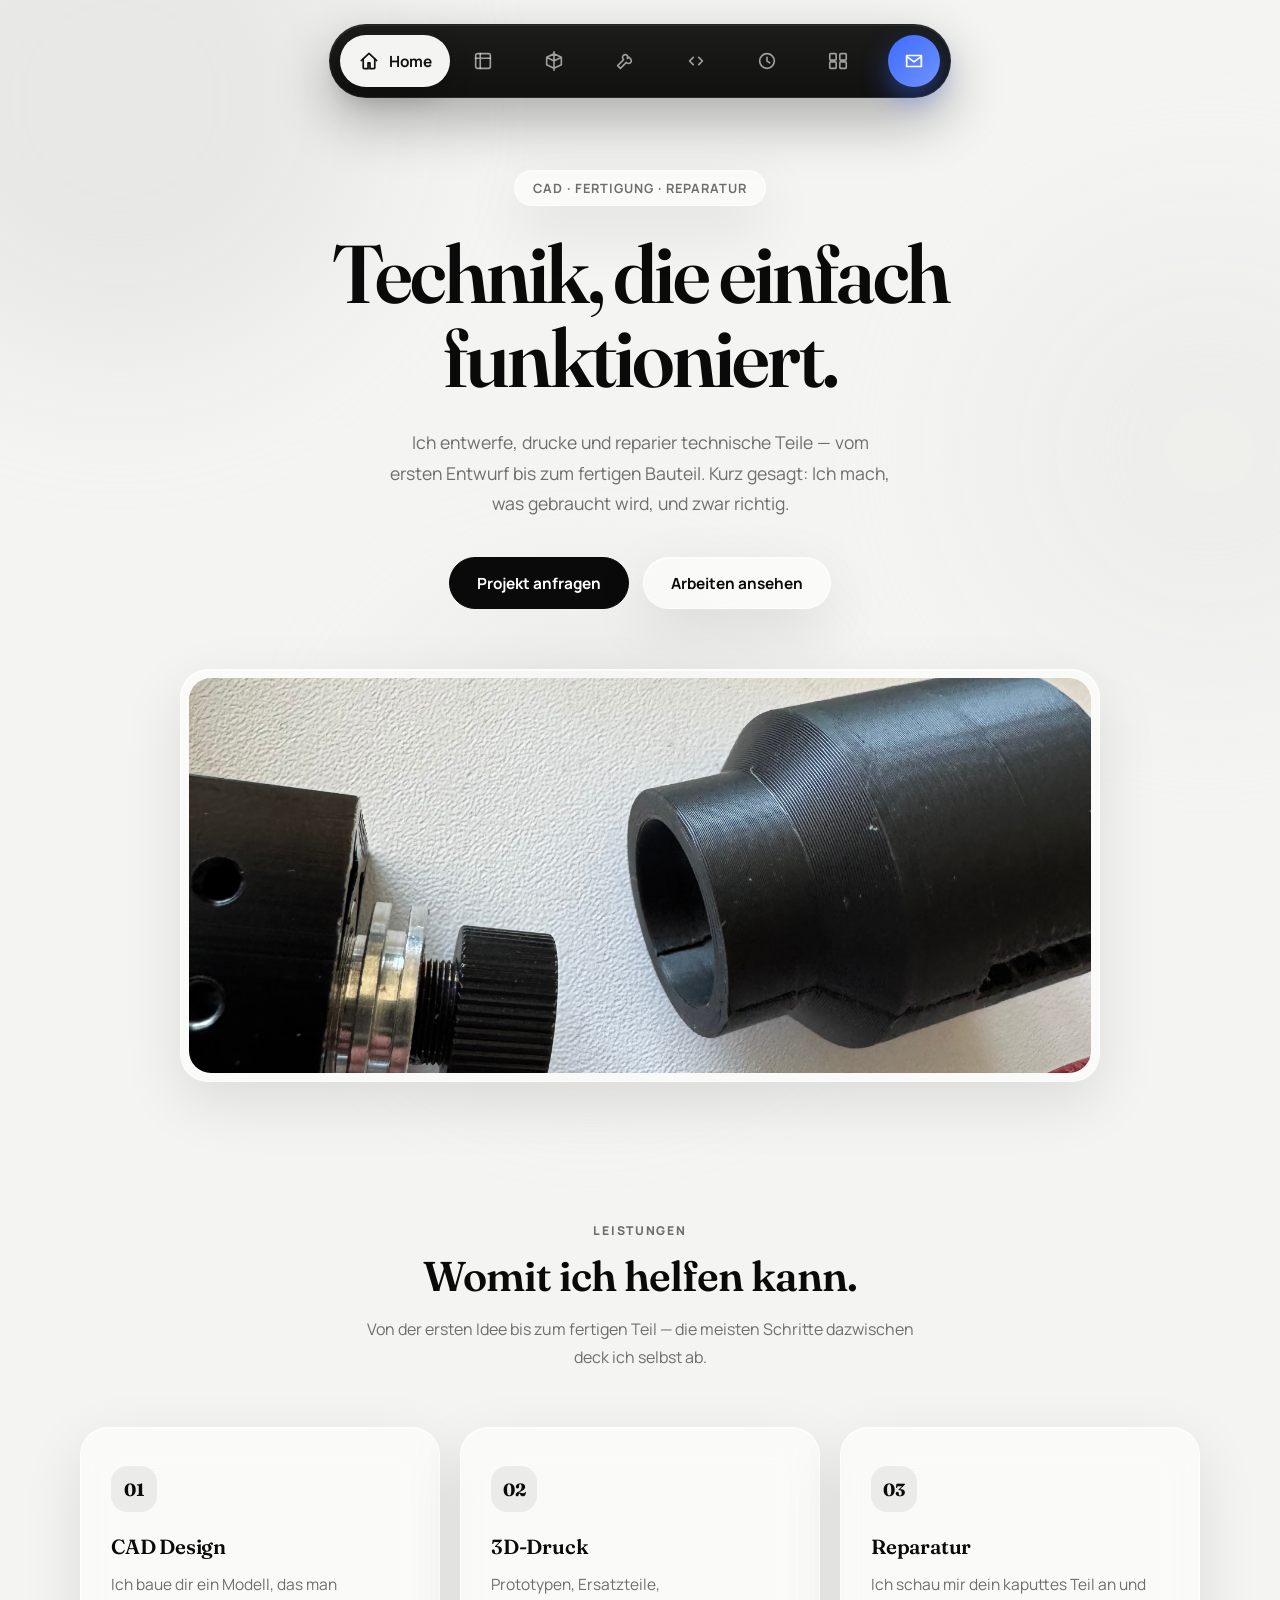
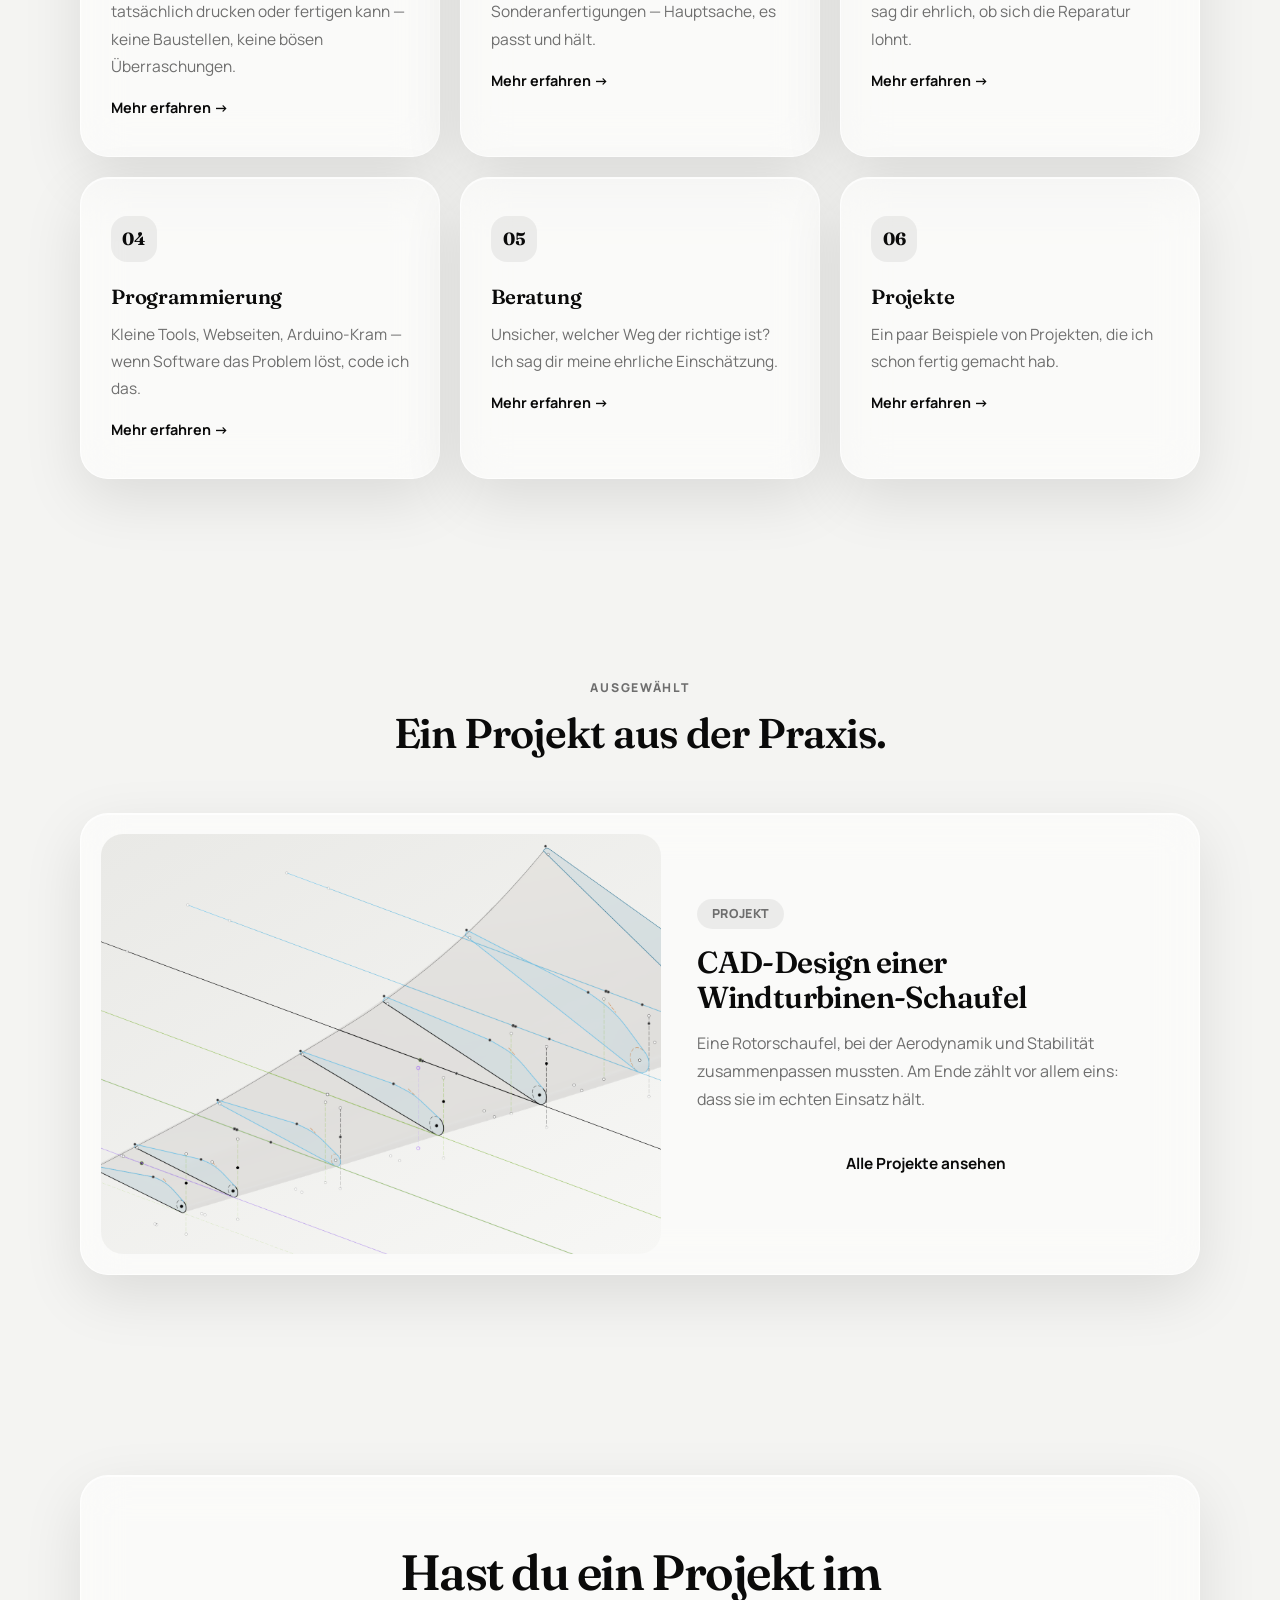
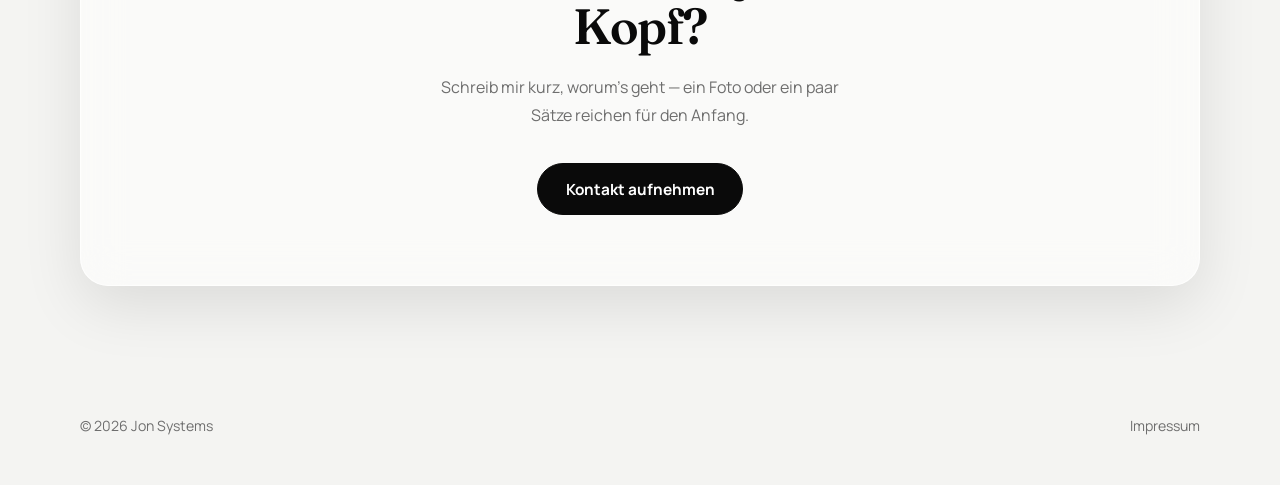
<file: jon systems/index.html>
<!DOCTYPE html>
<html lang="de">
<head>
<meta charset="UTF-8">
<meta name="viewport" content="width=device-width, initial-scale=1.0">
<title>Jon Systems — CAD, Fertigung & Reparatur</title>
<link rel="icon" href="data/img/Jon%20Systems%20logo%2C%20minimalistisch%2C%20futuristisch%20(1).png" type="image/png">
<link rel="preconnect" href="https://fonts.googleapis.com">
<link rel="stylesheet" href="site.css">
</head>
<body data-page="home">

  <div class="navstage">
    <nav class="navbar">
      <a class="nav-link" href="index.html" data-page="home">
        <svg viewBox="0 0 24 24"><path d="M4 11.5 12 4l8 7.5"/><path d="M6 10v9a1 1 0 0 0 1 1h4v-6h2v6h4a1 1 0 0 0 1-1v-9"/></svg>
        <span class="label">Home</span>
      </a>
      <a class="nav-link" href="cadDesign.html" data-page="cad">
        <svg viewBox="0 0 24 24"><rect x="4" y="4" width="16" height="16" rx="2"/><path d="M4 9h16M9 4v16"/></svg>
        <span class="label">CAD</span>
      </a>
      <a class="nav-link" href="3dPrinting.html" data-page="printing">
        <svg viewBox="0 0 24 24"><path d="M12 2v20M4 8l8-4 8 4M4 8v8l8 4 8-4V8M4 8l8 4 8-4"/></svg>
        <span class="label">3D-Druck</span>
      </a>
      <a class="nav-link" href="repairs.html" data-page="repairs">
        <svg viewBox="0 0 24 24"><path d="M14.7 6.3a3 3 0 1 0-4.2 4.2L4 17l3 3 6.5-6.5a3 3 0 1 0 4.2-4.2l-1.5-1.5-1.5 1.5z"/></svg>
        <span class="label">Reparatur</span>
      </a>
      <a class="nav-link" href="programming.html" data-page="programming">
        <svg viewBox="0 0 24 24"><path d="m9 8-4 4 4 4M15 8l4 4-4 4"/></svg>
        <span class="label">Code</span>
      </a>
      <a class="nav-link" href="consulting.html" data-page="consulting">
        <svg viewBox="0 0 24 24"><circle cx="12" cy="12" r="8"/><path d="M12 8v4l3 2"/></svg>
        <span class="label">Beratung</span>
      </a>
      <a class="nav-link" href="projects.html" data-page="projects">
        <svg viewBox="0 0 24 24"><rect x="3" y="4" width="7" height="7" rx="1"/><rect x="14" y="4" width="7" height="7" rx="1"/><rect x="3" y="13" width="7" height="7" rx="1"/><rect x="14" y="13" width="7" height="7" rx="1"/></svg>
        <span class="label">Projekte</span>
      </a>
      <a class="nav-cta-orb" href="contact.html" data-tip="Kontakt">
        <svg viewBox="0 0 24 24"><path d="M4 6h16v12H4z"/><path d="m4 7 8 6 8-6"/></svg>
      </a>
    </nav>
  </div>

  <div class="blob blob-1"></div>
  <div class="blob blob-2"></div>
  <div class="blob blob-3"></div>

  <header class="wrap hero">
    <span class="eyebrow glass pop">CAD · Fertigung · Reparatur</span>
    <h1>Technik, die einfach funktioniert.</h1>
    <p class="lead">
      Ich entwerfe, drucke und reparier technische Teile — vom ersten Entwurf
      bis zum fertigen Bauteil. Kurz gesagt: Ich mach, was gebraucht wird, und zwar richtig.
    </p>
    <div class="actions">
      <a class="button primary" href="contact.html">Projekt anfragen</a>
      <a class="button secondary glass pop" href="projects.html">Arbeiten ansehen</a>
    </div>

    <div class="hero-panel glass pop reveal">
      <div class="hero-panel-inner">
        <img src="data/img/IMG_4523.jpeg" alt="Individuell gedrucktes 3D-Bauteil von Jon Systems">
      </div>
    </div>
  </header>

  <main>
    <section class="wrap section" id="services">
      <div class="section-head">
        <span class="kicker">Leistungen</span>
        <h2>Womit ich helfen kann.</h2>
        <p>Von der ersten Idee bis zum fertigen Teil — die meisten Schritte dazwischen deck ich selbst ab.</p>
      </div>
      <div class="grid cols-3">
        <div class="card glass pop reveal">
          <div class="icon">01</div>
          <h3>CAD Design</h3>
          <p>Ich baue dir ein Modell, das man tatsächlich drucken oder fertigen kann — keine Baustellen, keine bösen Überraschungen.</p>
          <a class="card-link" href="cadDesign.html">Mehr erfahren →</a>
        </div>
        <div class="card glass pop reveal">
          <div class="icon">02</div>
          <h3>3D-Druck</h3>
          <p>Prototypen, Ersatzteile, Sonderanfertigungen — Hauptsache, es passt und hält.</p>
          <a class="card-link" href="3dPrinting.html">Mehr erfahren →</a>
        </div>
        <div class="card glass pop reveal">
          <div class="icon">03</div>
          <h3>Reparatur</h3>
          <p>Ich schau mir dein kaputtes Teil an und sag dir ehrlich, ob sich die Reparatur lohnt.</p>
          <a class="card-link" href="repairs.html">Mehr erfahren →</a>
        </div>
        <div class="card glass pop reveal">
          <div class="icon">04</div>
          <h3>Programmierung</h3>
          <p>Kleine Tools, Webseiten, Arduino-Kram — wenn Software das Problem löst, code ich das.</p>
          <a class="card-link" href="programming.html">Mehr erfahren →</a>
        </div>
        <div class="card glass pop reveal">
          <div class="icon">05</div>
          <h3>Beratung</h3>
          <p>Unsicher, welcher Weg der richtige ist? Ich sag dir meine ehrliche Einschätzung.</p>
          <a class="card-link" href="consulting.html">Mehr erfahren →</a>
        </div>
        <div class="card glass pop reveal">
          <div class="icon">06</div>
          <h3>Projekte</h3>
          <p>Ein paar Beispiele von Projekten, die ich schon fertig gemacht hab.</p>
          <a class="card-link" href="projects.html">Mehr erfahren →</a>
        </div>
      </div>
    </section>

    <section class="wrap section" id="work">
      <div class="section-head">
        <span class="kicker">Ausgewählt</span>
        <h2>Ein Projekt aus der Praxis.</h2>
      </div>
      <div class="feature glass pop reveal">
        <div class="feature-media">
          <img src="data/img/CAD-Design.png" alt="CAD-Modell einer Windturbinen-Schaufel">
        </div>
        <div class="feature-text">
          <span class="tag">Projekt</span>
          <h3>CAD-Design einer Windturbinen-Schaufel</h3>
          <p>Eine Rotorschaufel, bei der Aerodynamik und Stabilität zusammenpassen mussten. Am Ende zählt vor allem eins: dass sie im echten Einsatz hält.</p>
          <a class="button secondary" href="projects.html">Alle Projekte ansehen</a>
        </div>
      </div>
    </section>

    <section class="wrap section" id="contact">
      <div class="cta-panel glass pop reveal">
        <h2>Hast du ein Projekt im Kopf?</h2>
        <p>Schreib mir kurz, worum's geht — ein Foto oder ein paar Sätze reichen für den Anfang.</p>
        <div class="actions">
          <a class="button primary" href="contact.html">Kontakt aufnehmen</a>
        </div>
      </div>
    </section>
  </main>

  <footer class="wrap footer">
    <span>© 2026 Jon Systems</span>
    <span><a href="impressum.html">Impressum</a></span>
  </footer>

  <script src="site.js"></script>
</body>
</html>
</file>
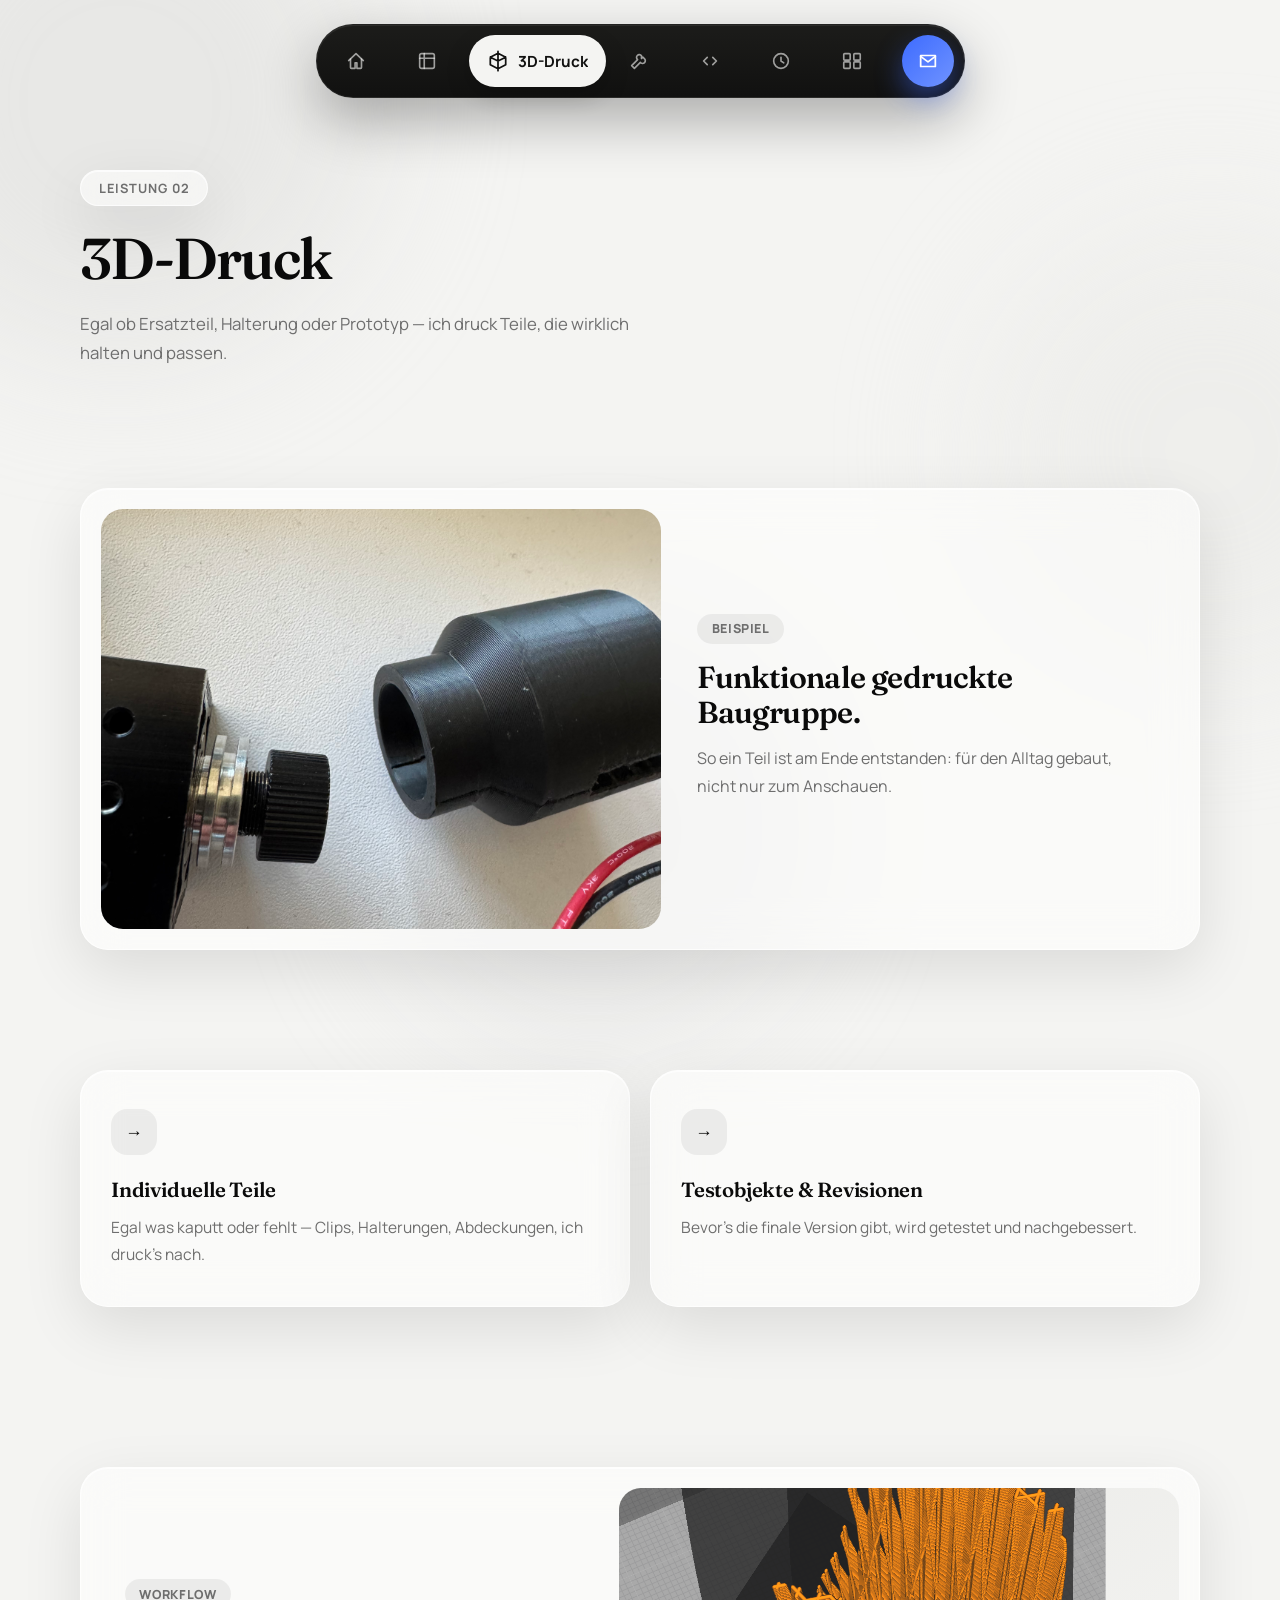
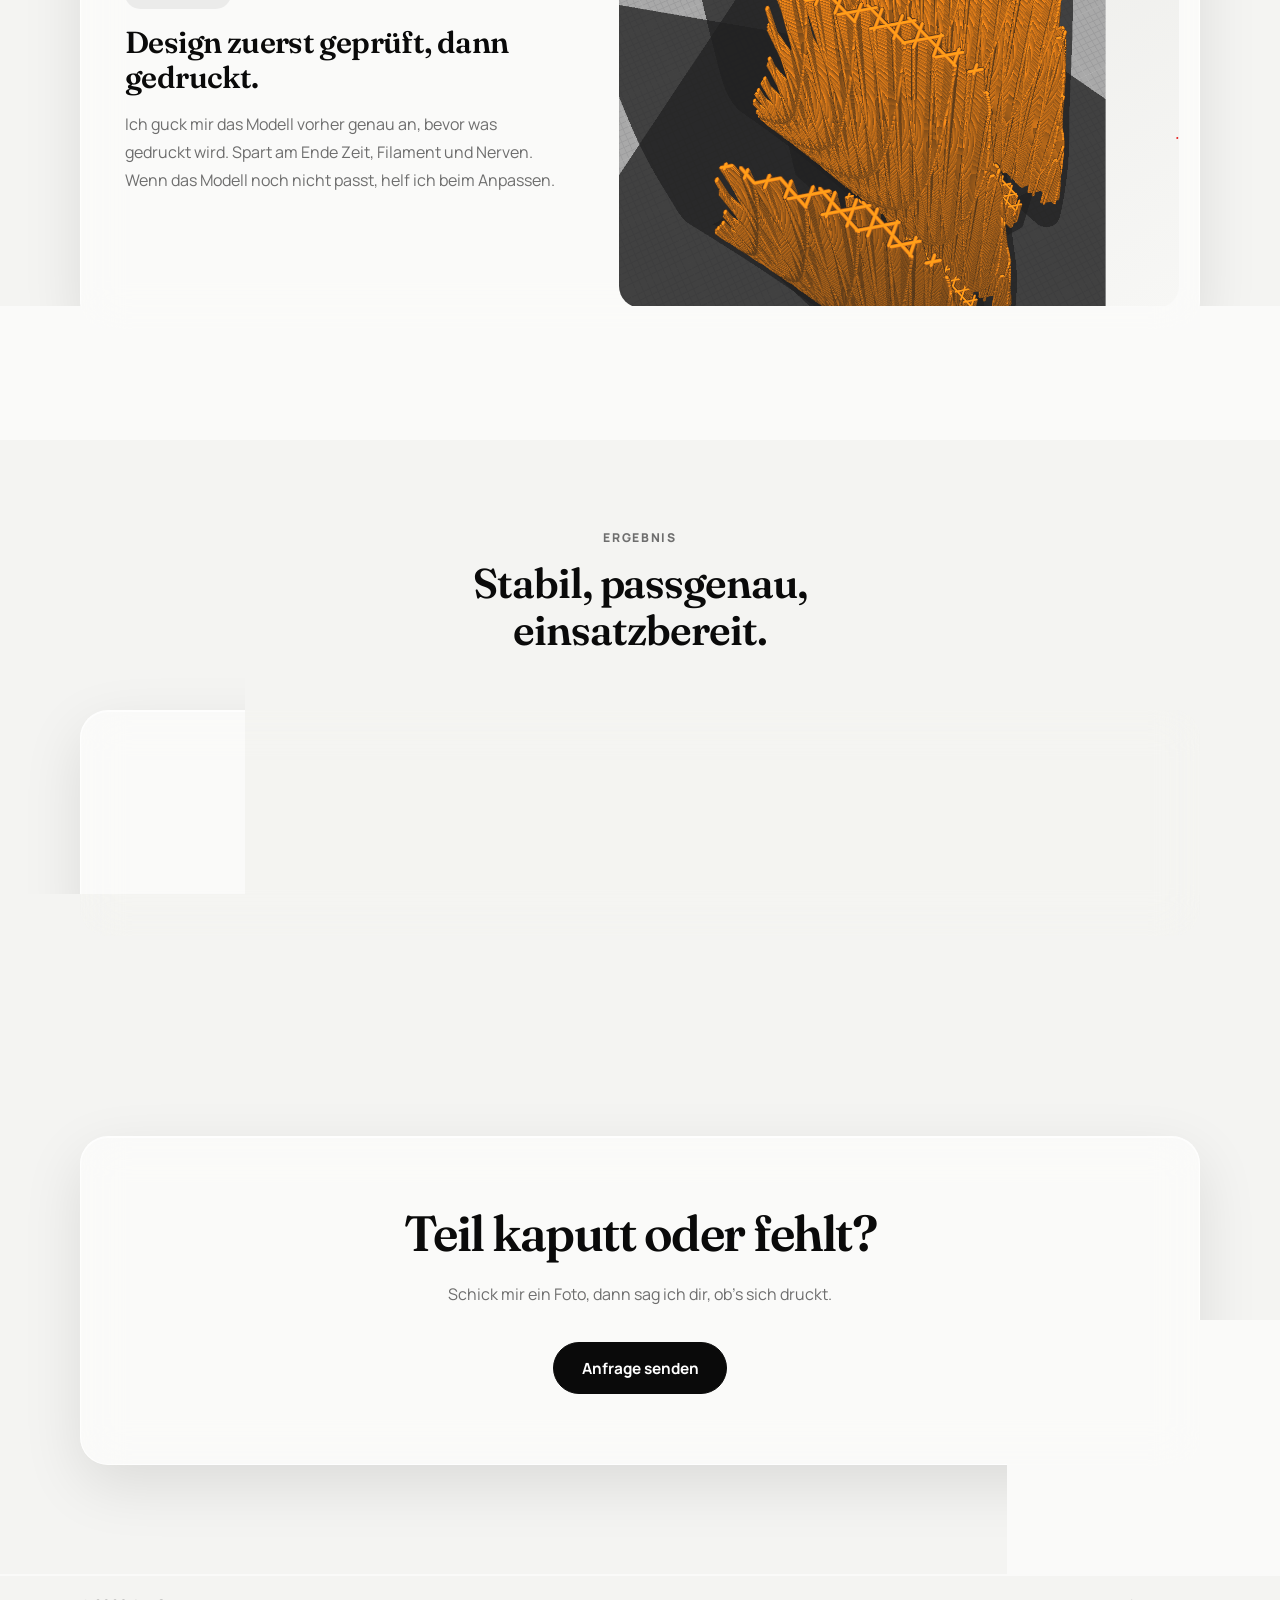
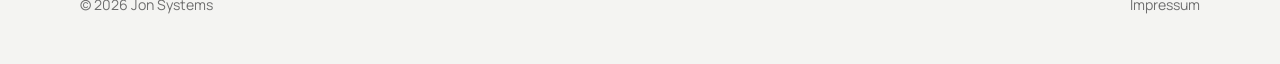
<file: jon systems/3dPrinting.html>
<!DOCTYPE html>
<html lang="de">
<head>
<meta charset="UTF-8">
<meta name="viewport" content="width=device-width, initial-scale=1.0">
<title>3D-Druck — Jon Systems</title>
<link rel="icon" href="data/img/Jon%20Systems%20logo%2C%20minimalistisch%2C%20futuristisch%20(1).png" type="image/png">
<link rel="stylesheet" href="site.css">
</head>
<body data-page="printing">

  <div class="navstage">
    <nav class="navbar">
      <a class="nav-link" href="index.html" data-page="home">
        <svg viewBox="0 0 24 24"><path d="M4 11.5 12 4l8 7.5"/><path d="M6 10v9a1 1 0 0 0 1 1h4v-6h2v6h4a1 1 0 0 0 1-1v-9"/></svg>
        <span class="label">Home</span>
      </a>
      <a class="nav-link" href="cadDesign.html" data-page="cad">
        <svg viewBox="0 0 24 24"><rect x="4" y="4" width="16" height="16" rx="2"/><path d="M4 9h16M9 4v16"/></svg>
        <span class="label">CAD</span>
      </a>
      <a class="nav-link" href="3dPrinting.html" data-page="printing">
        <svg viewBox="0 0 24 24"><path d="M12 2v20M4 8l8-4 8 4M4 8v8l8 4 8-4V8M4 8l8 4 8-4"/></svg>
        <span class="label">3D-Druck</span>
      </a>
      <a class="nav-link" href="repairs.html" data-page="repairs">
        <svg viewBox="0 0 24 24"><path d="M14.7 6.3a3 3 0 1 0-4.2 4.2L4 17l3 3 6.5-6.5a3 3 0 1 0 4.2-4.2l-1.5-1.5-1.5 1.5z"/></svg>
        <span class="label">Reparatur</span>
      </a>
      <a class="nav-link" href="programming.html" data-page="programming">
        <svg viewBox="0 0 24 24"><path d="m9 8-4 4 4 4M15 8l4 4-4 4"/></svg>
        <span class="label">Code</span>
      </a>
      <a class="nav-link" href="consulting.html" data-page="consulting">
        <svg viewBox="0 0 24 24"><circle cx="12" cy="12" r="8"/><path d="M12 8v4l3 2"/></svg>
        <span class="label">Beratung</span>
      </a>
      <a class="nav-link" href="projects.html" data-page="projects">
        <svg viewBox="0 0 24 24"><rect x="3" y="4" width="7" height="7" rx="1"/><rect x="14" y="4" width="7" height="7" rx="1"/><rect x="3" y="13" width="7" height="7" rx="1"/><rect x="14" y="13" width="7" height="7" rx="1"/></svg>
        <span class="label">Projekte</span>
      </a>
      <a class="nav-cta-orb" href="contact.html" data-tip="Kontakt">
        <svg viewBox="0 0 24 24"><path d="M4 6h16v12H4z"/><path d="m4 7 8 6 8-6"/></svg>
      </a>
    </nav>
  </div>

  <div class="blob blob-1"></div>
  <div class="blob blob-2"></div>
  <div class="blob blob-3"></div>

  <header class="wrap page-hero">
    <span class="eyebrow glass pop">Leistung 02</span>
    <h1>3D-Druck</h1>
    <p class="lead">Egal ob Ersatzteil, Halterung oder Prototyp — ich druck Teile, die wirklich halten und passen.</p>
  </header>

  <main>
    <section class="wrap section tight">
      <div class="feature glass pop reveal">
        <div class="feature-media">
          <img src="data/img/IMG_4523.jpeg" alt="3D-gedruckte Baugruppe von Jon Systems">
        </div>
        <div class="feature-text">
          <span class="tag">Beispiel</span>
          <h3>Funktionale gedruckte Baugruppe.</h3>
          <p>So ein Teil ist am Ende entstanden: für den Alltag gebaut, nicht nur zum Anschauen.</p>
        </div>
      </div>
    </section>

    <section class="wrap section tight">
      <div class="grid cols-2">
        <div class="card glass pop reveal">
          <div class="icon">→</div>
          <h3>Individuelle Teile</h3>
          <p>Egal was kaputt oder fehlt — Clips, Halterungen, Abdeckungen, ich druck's nach.</p>
        </div>
        <div class="card glass pop reveal">
          <div class="icon">→</div>
          <h3>Testobjekte & Revisionen</h3>
          <p>Bevor's die finale Version gibt, wird getestet und nachgebessert.</p>
        </div>
      </div>
    </section>

    <section class="wrap section">
      <div class="feature reverse glass pop reveal">
        <div class="feature-media">
          <img src="data/img/Infill%20Fluegel.png" alt="Infill-Struktur eines 3D-Drucks">
        </div>
        <div class="feature-text">
          <span class="tag">Workflow</span>
          <h3>Design zuerst geprüft, dann gedruckt.</h3>
          <p>Ich guck mir das Modell vorher genau an, bevor was gedruckt wird. Spart am Ende Zeit, Filament und Nerven. Wenn das Modell noch nicht passt, helf ich beim Anpassen.</p>
        </div>
      </div>
    </section>

    <section class="wrap section">
      <div class="section-head">
        <span class="kicker">Ergebnis</span>
        <h2>Stabil, passgenau, einsatzbereit.</h2>
      </div>
      <div class="result-panel glass pop reveal">
        <h3>Von der Iteration zum finalen Teil</h3>
        <p>Die richtigen Druckeinstellungen und etwas Nachbearbeitung machen den Unterschied — so bleibt das Teil auch nach Monaten noch maßhaltig.</p>
      </div>
    </section>

    <section class="wrap section">
      <div class="cta-panel glass pop reveal">
        <h2>Teil kaputt oder fehlt?</h2>
        <p>Schick mir ein Foto, dann sag ich dir, ob's sich druckt.</p>
        <div class="actions">
          <a class="button primary" href="contact.html">Anfrage senden</a>
        </div>
      </div>
    </section>
  </main>

  <footer class="wrap footer">
    <span>© 2026 Jon Systems</span>
    <span><a href="impressum.html">Impressum</a></span>
  </footer>

  <script src="site.js"></script>
</body>
</html>
</file>
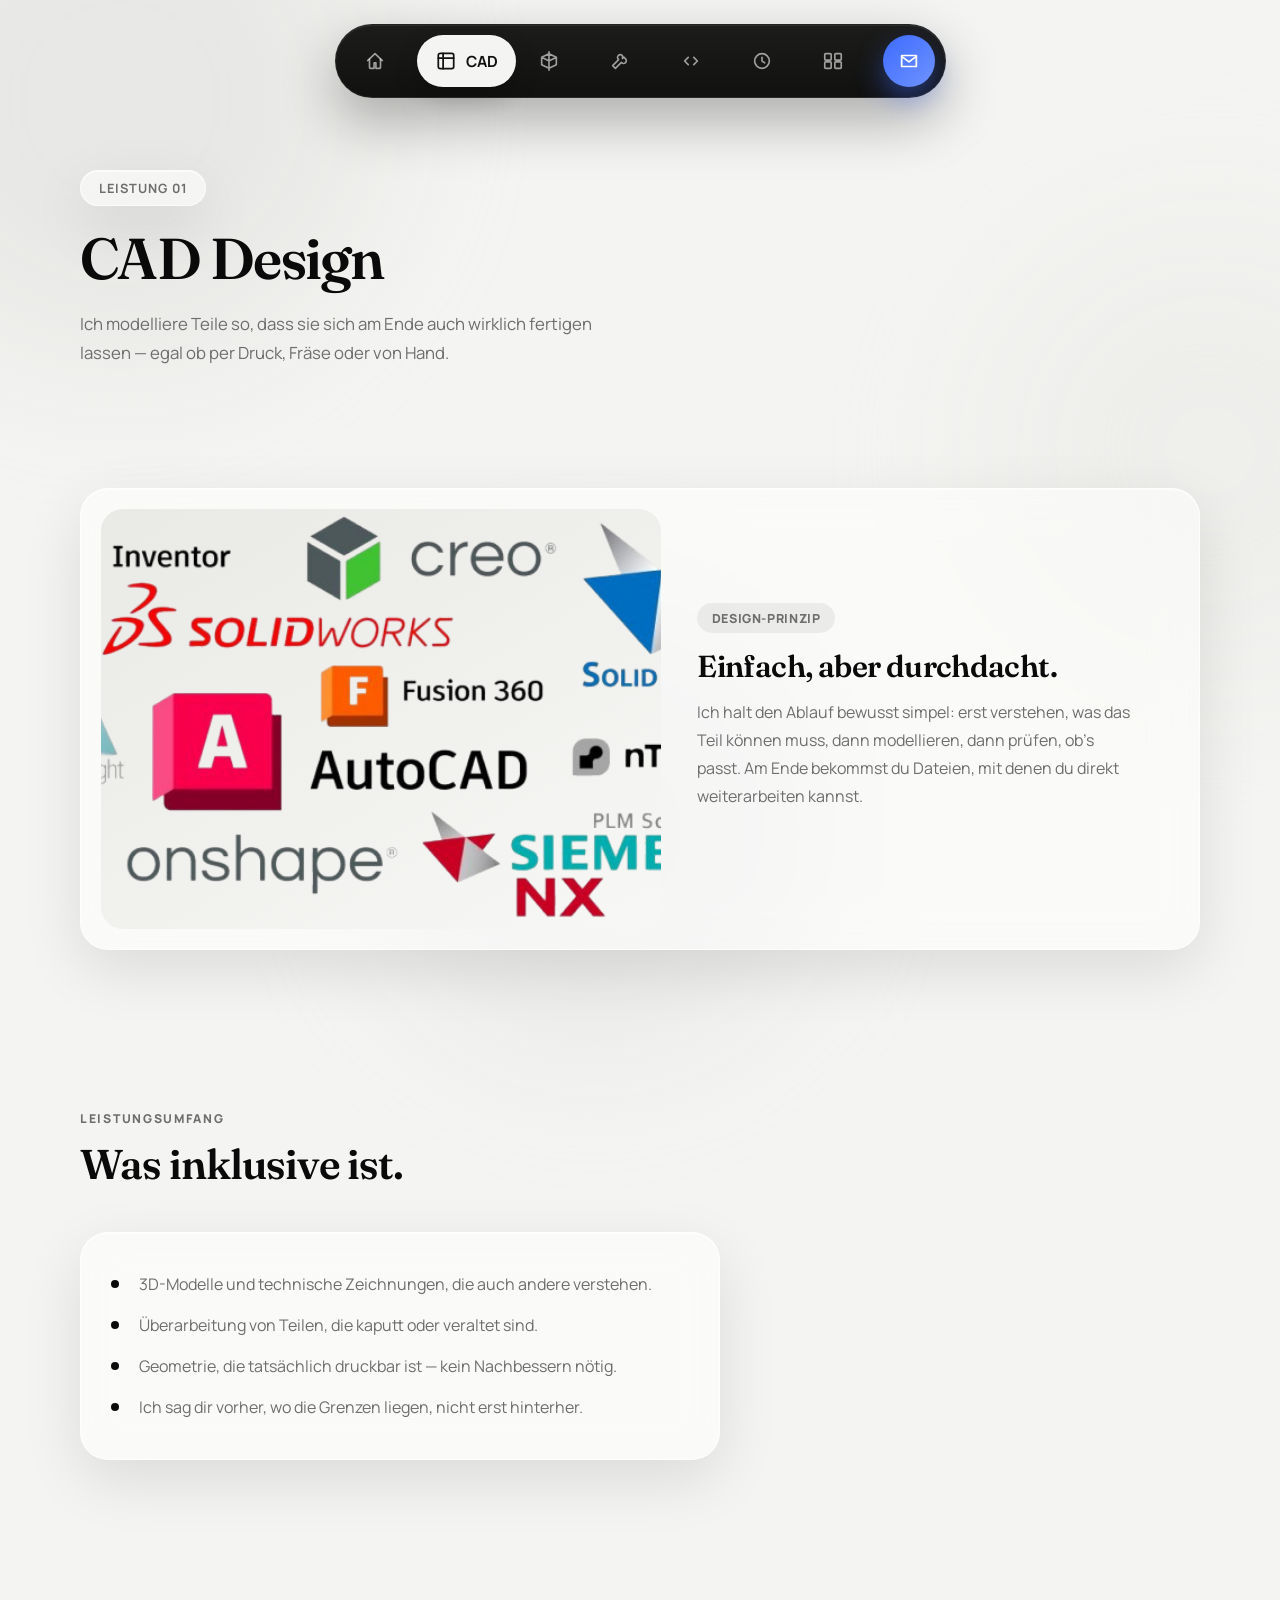
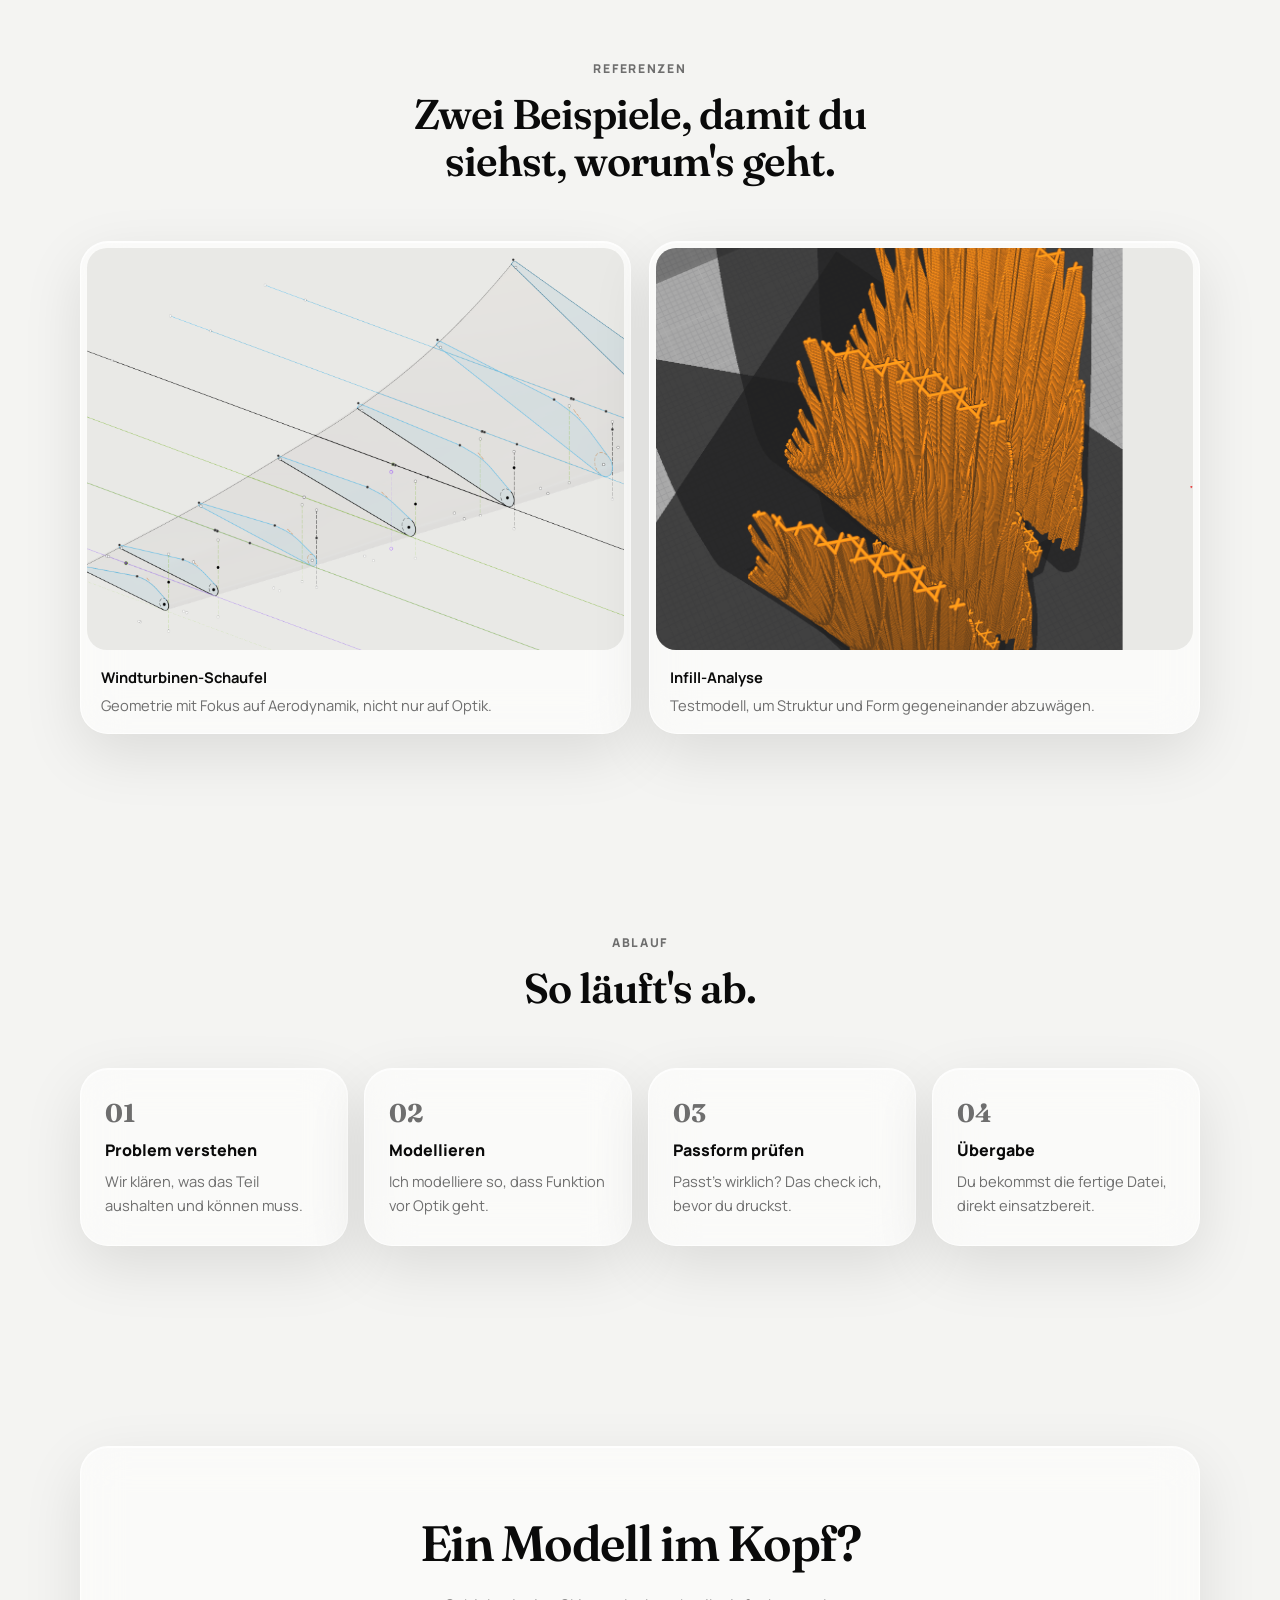
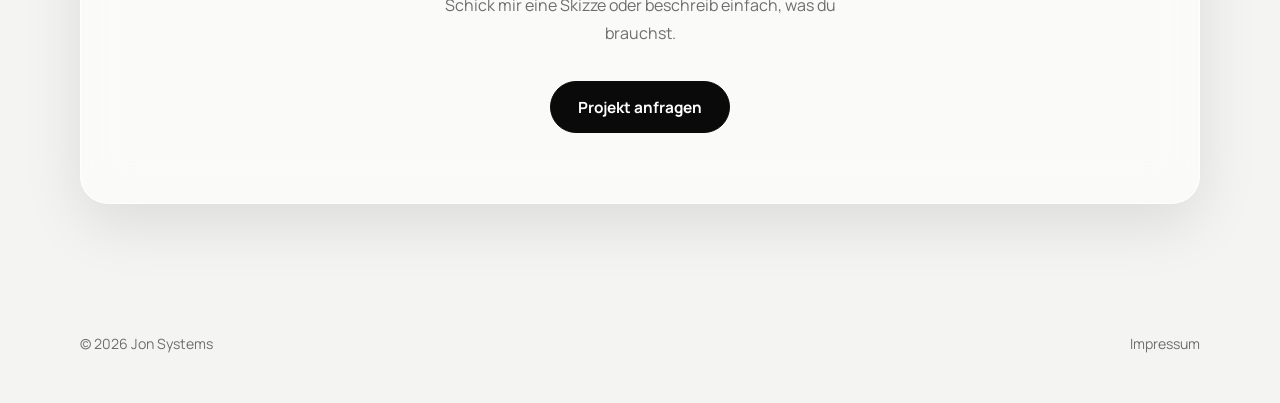
<file: jon systems/cadDesign.html>
<!DOCTYPE html>
<html lang="de">
<head>
<meta charset="UTF-8">
<meta name="viewport" content="width=device-width, initial-scale=1.0">
<title>CAD Design — Jon Systems</title>
<link rel="icon" href="data/img/Jon%20Systems%20logo%2C%20minimalistisch%2C%20futuristisch%20(1).png" type="image/png">
<link rel="stylesheet" href="site.css">
</head>
<body data-page="cad">

  <div class="navstage">
    <nav class="navbar">
      <a class="nav-link" href="index.html" data-page="home">
        <svg viewBox="0 0 24 24"><path d="M4 11.5 12 4l8 7.5"/><path d="M6 10v9a1 1 0 0 0 1 1h4v-6h2v6h4a1 1 0 0 0 1-1v-9"/></svg>
        <span class="label">Home</span>
      </a>
      <a class="nav-link" href="cadDesign.html" data-page="cad">
        <svg viewBox="0 0 24 24"><rect x="4" y="4" width="16" height="16" rx="2"/><path d="M4 9h16M9 4v16"/></svg>
        <span class="label">CAD</span>
      </a>
      <a class="nav-link" href="3dPrinting.html" data-page="printing">
        <svg viewBox="0 0 24 24"><path d="M12 2v20M4 8l8-4 8 4M4 8v8l8 4 8-4V8M4 8l8 4 8-4"/></svg>
        <span class="label">3D-Druck</span>
      </a>
      <a class="nav-link" href="repairs.html" data-page="repairs">
        <svg viewBox="0 0 24 24"><path d="M14.7 6.3a3 3 0 1 0-4.2 4.2L4 17l3 3 6.5-6.5a3 3 0 1 0 4.2-4.2l-1.5-1.5-1.5 1.5z"/></svg>
        <span class="label">Reparatur</span>
      </a>
      <a class="nav-link" href="programming.html" data-page="programming">
        <svg viewBox="0 0 24 24"><path d="m9 8-4 4 4 4M15 8l4 4-4 4"/></svg>
        <span class="label">Code</span>
      </a>
      <a class="nav-link" href="consulting.html" data-page="consulting">
        <svg viewBox="0 0 24 24"><circle cx="12" cy="12" r="8"/><path d="M12 8v4l3 2"/></svg>
        <span class="label">Beratung</span>
      </a>
      <a class="nav-link" href="projects.html" data-page="projects">
        <svg viewBox="0 0 24 24"><rect x="3" y="4" width="7" height="7" rx="1"/><rect x="14" y="4" width="7" height="7" rx="1"/><rect x="3" y="13" width="7" height="7" rx="1"/><rect x="14" y="13" width="7" height="7" rx="1"/></svg>
        <span class="label">Projekte</span>
      </a>
      <a class="nav-cta-orb" href="contact.html" data-tip="Kontakt">
        <svg viewBox="0 0 24 24"><path d="M4 6h16v12H4z"/><path d="m4 7 8 6 8-6"/></svg>
      </a>
    </nav>
  </div>

  <div class="blob blob-1"></div>
  <div class="blob blob-2"></div>
  <div class="blob blob-3"></div>

  <header class="wrap page-hero">
    <span class="eyebrow glass pop">Leistung 01</span>
    <h1>CAD Design</h1>
    <p class="lead">Ich modelliere Teile so, dass sie sich am Ende auch wirklich fertigen lassen — egal ob per Druck, Fräse oder von Hand.</p>
  </header>

  <main>
    <section class="wrap section tight">
      <div class="feature glass pop reveal">
        <div class="feature-media">
          <img src="data/img/CAD-Logos.png" alt="CAD-Modell in technischer Konstruktionsansicht">
        </div>
        <div class="feature-text">
          <span class="tag">Design-Prinzip</span>
          <h3>Einfach, aber durchdacht.</h3>
          <p>Ich halt den Ablauf bewusst simpel: erst verstehen, was das Teil können muss, dann modellieren, dann prüfen, ob's passt. Am Ende bekommst du Dateien, mit denen du direkt weiterarbeiten kannst.</p>
        </div>
      </div>
    </section>

    <section class="wrap section">
      <div class="section-head left">
        <span class="kicker">Leistungsumfang</span>
        <h2>Was inklusive ist.</h2>
      </div>
      <div class="card glass pop reveal" style="max-width:640px;">
        <ul class="list">
          <li>3D-Modelle und technische Zeichnungen, die auch andere verstehen.</li>
          <li>Überarbeitung von Teilen, die kaputt oder veraltet sind.</li>
          <li>Geometrie, die tatsächlich druckbar ist — kein Nachbessern nötig.</li>
          <li>Ich sag dir vorher, wo die Grenzen liegen, nicht erst hinterher.</li>
        </ul>
      </div>
    </section>

    <section class="wrap section">
      <div class="section-head">
        <span class="kicker">Referenzen</span>
        <h2>Zwei Beispiele, damit du siehst, worum's geht.</h2>
      </div>
      <div class="gallery">
        <div class="photo glass pop reveal">
          <div class="photo-inner"><img src="data/img/CAD-Design.png" alt="CAD-Modell einer Windturbinen-Schaufel"></div>
          <div class="photo-caption"><strong>Windturbinen-Schaufel</strong>Geometrie mit Fokus auf Aerodynamik, nicht nur auf Optik.</div>
        </div>
        <div class="photo glass pop reveal">
          <div class="photo-inner"><img src="data/img/Infill%20Fluegel.png" alt="CAD-Modell mit aerodynamischer Flügelstruktur"></div>
          <div class="photo-caption"><strong>Infill-Analyse</strong>Testmodell, um Struktur und Form gegeneinander abzuwägen.</div>
        </div>
      </div>
    </section>

    <section class="wrap section">
      <div class="section-head">
        <span class="kicker">Ablauf</span>
        <h2>So läuft's ab.</h2>
      </div>
      <div class="steps">
        <div class="step glass pop reveal">
          <span class="n">01</span>
          <h4>Problem verstehen</h4>
          <p>Wir klären, was das Teil aushalten und können muss.</p>
        </div>
        <div class="step glass pop reveal">
          <span class="n">02</span>
          <h4>Modellieren</h4>
          <p>Ich modelliere so, dass Funktion vor Optik geht.</p>
        </div>
        <div class="step glass pop reveal">
          <span class="n">03</span>
          <h4>Passform prüfen</h4>
          <p>Passt's wirklich? Das check ich, bevor du druckst.</p>
        </div>
        <div class="step glass pop reveal">
          <span class="n">04</span>
          <h4>Übergabe</h4>
          <p>Du bekommst die fertige Datei, direkt einsatzbereit.</p>
        </div>
      </div>
    </section>

    <section class="wrap section">
      <div class="cta-panel glass pop reveal">
        <h2>Ein Modell im Kopf?</h2>
        <p>Schick mir eine Skizze oder beschreib einfach, was du brauchst.</p>
        <div class="actions">
          <a class="button primary" href="contact.html">Projekt anfragen</a>
        </div>
      </div>
    </section>
  </main>

  <footer class="wrap footer">
    <span>© 2026 Jon Systems</span>
    <span><a href="impressum.html">Impressum</a></span>
  </footer>

  <script src="site.js"></script>
</body>
</html>
</file>
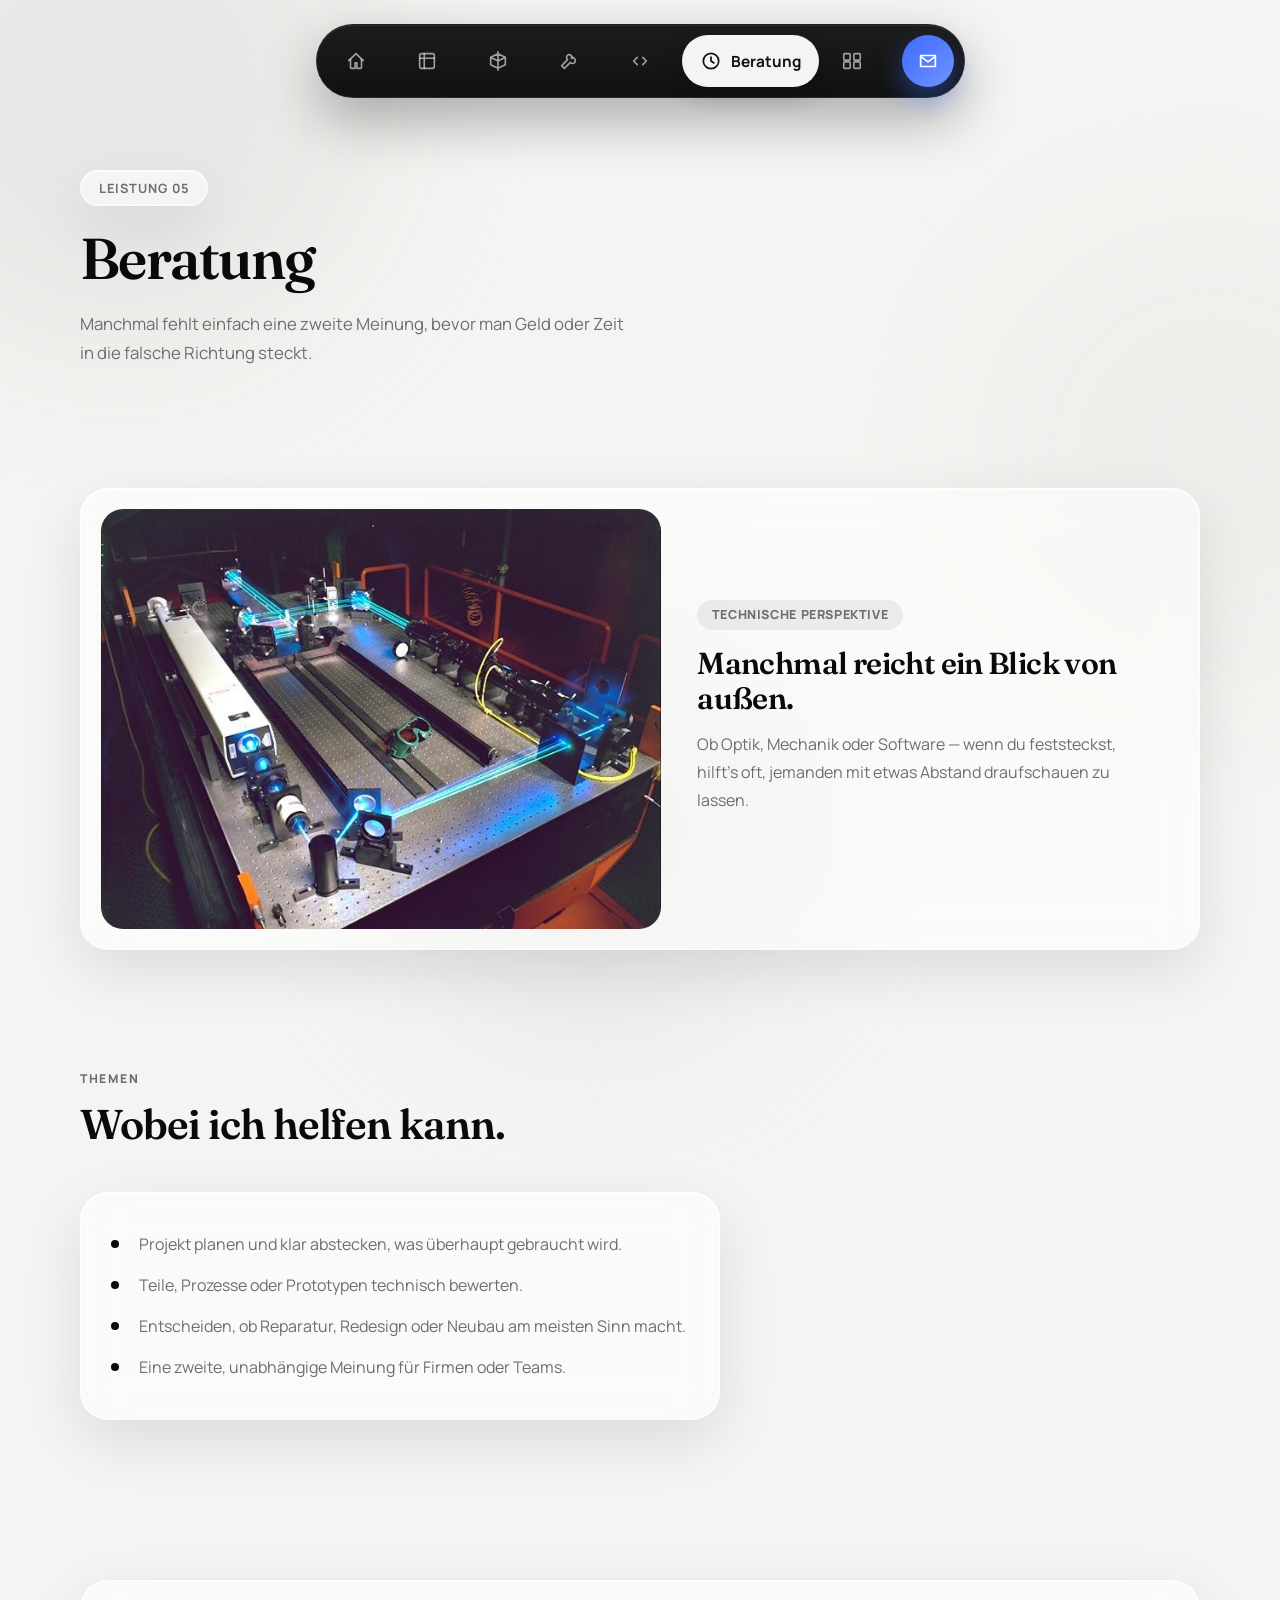
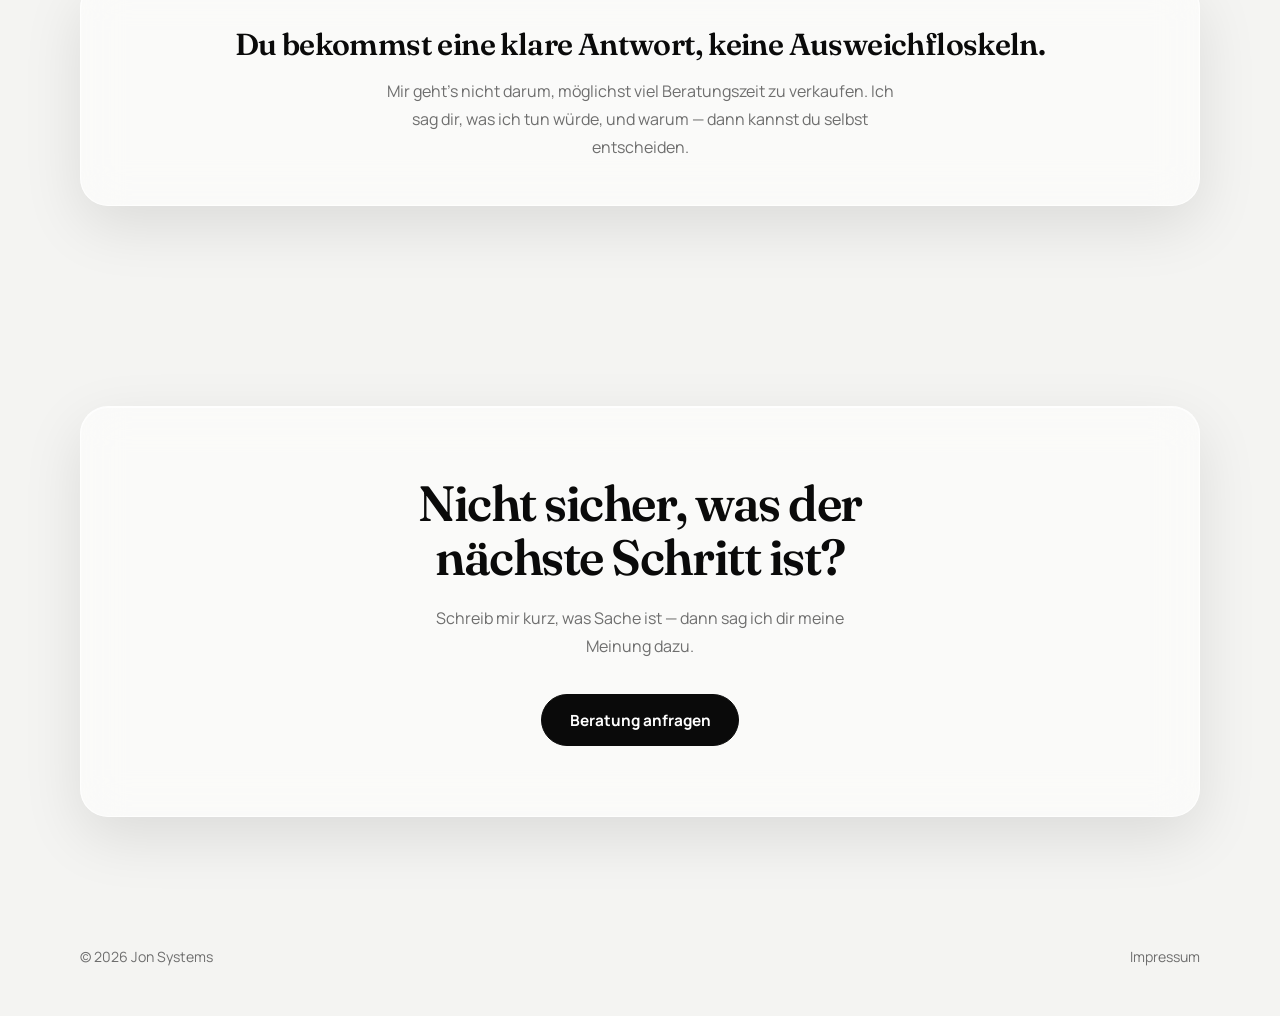
<file: jon systems/consulting.html>
<!DOCTYPE html>
<html lang="de">
<head>
<meta charset="UTF-8">
<meta name="viewport" content="width=device-width, initial-scale=1.0">
<title>Beratung — Jon Systems</title>
<link rel="icon" href="data/img/Jon%20Systems%20logo%2C%20minimalistisch%2C%20futuristisch%20(1).png" type="image/png">
<link rel="stylesheet" href="site.css">
</head>
<body data-page="consulting">

  <div class="navstage">
    <nav class="navbar">
      <a class="nav-link" href="index.html" data-page="home">
        <svg viewBox="0 0 24 24"><path d="M4 11.5 12 4l8 7.5"/><path d="M6 10v9a1 1 0 0 0 1 1h4v-6h2v6h4a1 1 0 0 0 1-1v-9"/></svg>
        <span class="label">Home</span>
      </a>
      <a class="nav-link" href="cadDesign.html" data-page="cad">
        <svg viewBox="0 0 24 24"><rect x="4" y="4" width="16" height="16" rx="2"/><path d="M4 9h16M9 4v16"/></svg>
        <span class="label">CAD</span>
      </a>
      <a class="nav-link" href="3dPrinting.html" data-page="printing">
        <svg viewBox="0 0 24 24"><path d="M12 2v20M4 8l8-4 8 4M4 8v8l8 4 8-4V8M4 8l8 4 8-4"/></svg>
        <span class="label">3D-Druck</span>
      </a>
      <a class="nav-link" href="repairs.html" data-page="repairs">
        <svg viewBox="0 0 24 24"><path d="M14.7 6.3a3 3 0 1 0-4.2 4.2L4 17l3 3 6.5-6.5a3 3 0 1 0 4.2-4.2l-1.5-1.5-1.5 1.5z"/></svg>
        <span class="label">Reparatur</span>
      </a>
      <a class="nav-link" href="programming.html" data-page="programming">
        <svg viewBox="0 0 24 24"><path d="m9 8-4 4 4 4M15 8l4 4-4 4"/></svg>
        <span class="label">Code</span>
      </a>
      <a class="nav-link" href="consulting.html" data-page="consulting">
        <svg viewBox="0 0 24 24"><circle cx="12" cy="12" r="8"/><path d="M12 8v4l3 2"/></svg>
        <span class="label">Beratung</span>
      </a>
      <a class="nav-link" href="projects.html" data-page="projects">
        <svg viewBox="0 0 24 24"><rect x="3" y="4" width="7" height="7" rx="1"/><rect x="14" y="4" width="7" height="7" rx="1"/><rect x="3" y="13" width="7" height="7" rx="1"/><rect x="14" y="13" width="7" height="7" rx="1"/></svg>
        <span class="label">Projekte</span>
      </a>
      <a class="nav-cta-orb" href="contact.html" data-tip="Kontakt">
        <svg viewBox="0 0 24 24"><path d="M4 6h16v12H4z"/><path d="m4 7 8 6 8-6"/></svg>
      </a>
    </nav>
  </div>

  <div class="blob blob-1"></div>
  <div class="blob blob-2"></div>
  <div class="blob blob-3"></div>

  <header class="wrap page-hero">
    <span class="eyebrow glass pop">Leistung 05</span>
    <h1>Beratung</h1>
    <p class="lead">Manchmal fehlt einfach eine zweite Meinung, bevor man Geld oder Zeit in die falsche Richtung steckt.</p>
  </header>

  <main>
    <section class="wrap section tight">
      <div class="feature glass pop reveal">
        <div class="feature-media">
          <img src="data/img/optics_lab.jpg" alt="Optiklabor mit Laseraufbau">
        </div>
        <div class="feature-text">
          <span class="tag">Technische Perspektive</span>
          <h3>Manchmal reicht ein Blick von außen.</h3>
          <p>Ob Optik, Mechanik oder Software — wenn du feststeckst, hilft's oft, jemanden mit etwas Abstand draufschauen zu lassen.</p>
        </div>
      </div>
    </section>

    <section class="wrap section tight">
      <div class="section-head left">
        <span class="kicker">Themen</span>
        <h2>Wobei ich helfen kann.</h2>
      </div>
      <div class="card glass pop reveal" style="max-width:640px;">
        <ul class="list">
          <li>Projekt planen und klar abstecken, was überhaupt gebraucht wird.</li>
          <li>Teile, Prozesse oder Prototypen technisch bewerten.</li>
          <li>Entscheiden, ob Reparatur, Redesign oder Neubau am meisten Sinn macht.</li>
          <li>Eine zweite, unabhängige Meinung für Firmen oder Teams.</li>
        </ul>
      </div>
    </section>

    <section class="wrap section">
      <div class="result-panel glass pop reveal">
        <h3>Du bekommst eine klare Antwort, keine Ausweichfloskeln.</h3>
        <p>Mir geht's nicht darum, möglichst viel Beratungszeit zu verkaufen. Ich sag dir, was ich tun würde, und warum — dann kannst du selbst entscheiden.</p>
      </div>
    </section>

    <section class="wrap section">
      <div class="cta-panel glass pop reveal">
        <h2>Nicht sicher, was der nächste Schritt ist?</h2>
        <p>Schreib mir kurz, was Sache ist — dann sag ich dir meine Meinung dazu.</p>
        <div class="actions">
          <a class="button primary" href="contact.html">Beratung anfragen</a>
        </div>
      </div>
    </section>
  </main>

  <footer class="wrap footer">
    <span>© 2026 Jon Systems</span>
    <span><a href="impressum.html">Impressum</a></span>
  </footer>

  <script src="site.js"></script>
</body>
</html>
</file>
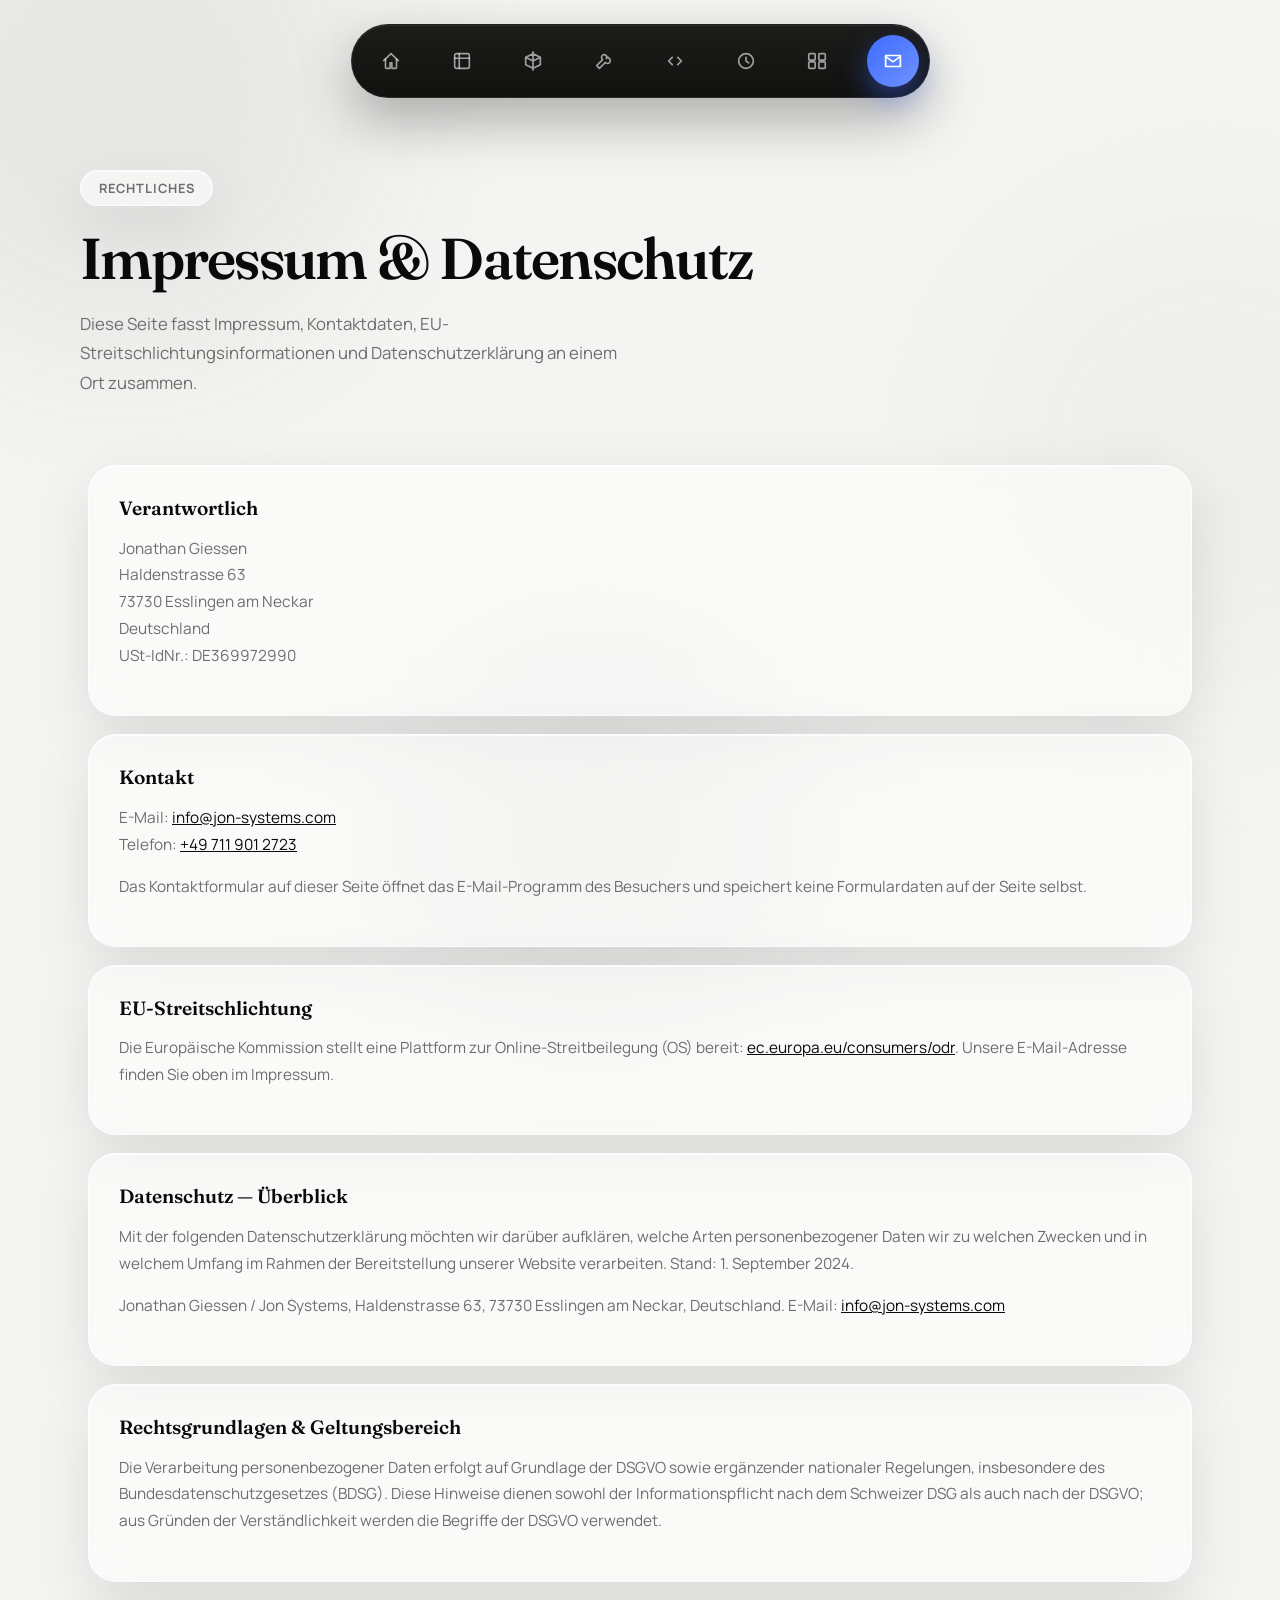
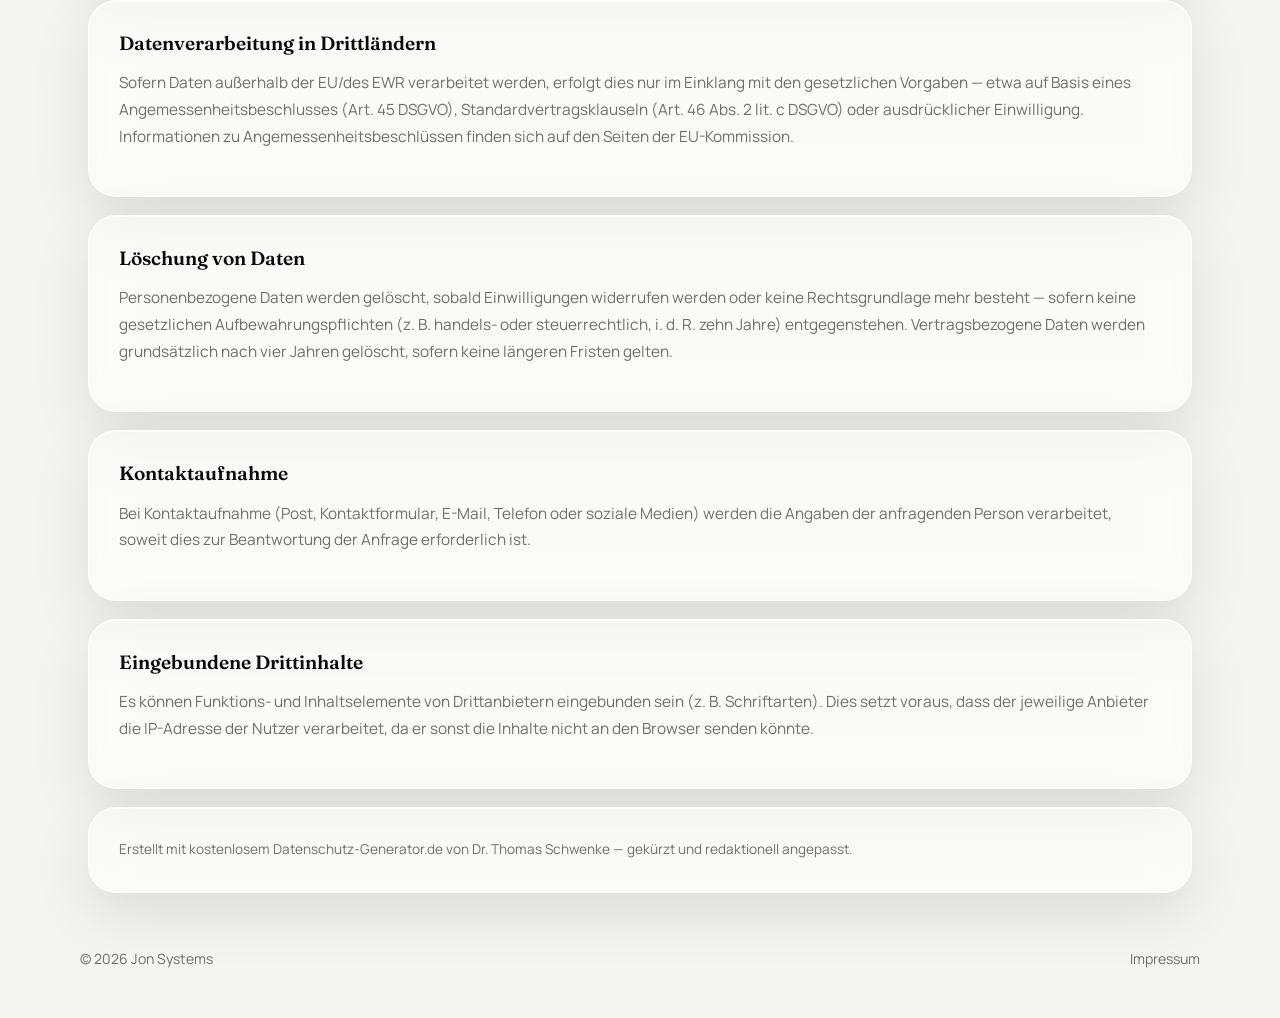
<file: jon systems/impressum.html>
<!DOCTYPE html>
<html lang="de">
<head>
<meta charset="UTF-8">
<meta name="viewport" content="width=device-width, initial-scale=1.0">
<title>Impressum — Jon Systems</title>
<link rel="icon" href="data/img/Jon%20Systems%20logo%2C%20minimalistisch%2C%20futuristisch%20(1).png" type="image/png">
<link rel="stylesheet" href="site.css">
</head>
<body data-page="impressum">

  <div class="navstage">
    <nav class="navbar">
      <a class="nav-link" href="index.html" data-page="home">
        <svg viewBox="0 0 24 24"><path d="M4 11.5 12 4l8 7.5"/><path d="M6 10v9a1 1 0 0 0 1 1h4v-6h2v6h4a1 1 0 0 0 1-1v-9"/></svg>
        <span class="label">Home</span>
      </a>
      <a class="nav-link" href="cadDesign.html" data-page="cad">
        <svg viewBox="0 0 24 24"><rect x="4" y="4" width="16" height="16" rx="2"/><path d="M4 9h16M9 4v16"/></svg>
        <span class="label">CAD</span>
      </a>
      <a class="nav-link" href="3dPrinting.html" data-page="printing">
        <svg viewBox="0 0 24 24"><path d="M12 2v20M4 8l8-4 8 4M4 8v8l8 4 8-4V8M4 8l8 4 8-4"/></svg>
        <span class="label">3D-Druck</span>
      </a>
      <a class="nav-link" href="repairs.html" data-page="repairs">
        <svg viewBox="0 0 24 24"><path d="M14.7 6.3a3 3 0 1 0-4.2 4.2L4 17l3 3 6.5-6.5a3 3 0 1 0 4.2-4.2l-1.5-1.5-1.5 1.5z"/></svg>
        <span class="label">Reparatur</span>
      </a>
      <a class="nav-link" href="programming.html" data-page="programming">
        <svg viewBox="0 0 24 24"><path d="m9 8-4 4 4 4M15 8l4 4-4 4"/></svg>
        <span class="label">Code</span>
      </a>
      <a class="nav-link" href="consulting.html" data-page="consulting">
        <svg viewBox="0 0 24 24"><circle cx="12" cy="12" r="8"/><path d="M12 8v4l3 2"/></svg>
        <span class="label">Beratung</span>
      </a>
      <a class="nav-link" href="projects.html" data-page="projects">
        <svg viewBox="0 0 24 24"><rect x="3" y="4" width="7" height="7" rx="1"/><rect x="14" y="4" width="7" height="7" rx="1"/><rect x="3" y="13" width="7" height="7" rx="1"/><rect x="14" y="13" width="7" height="7" rx="1"/></svg>
        <span class="label">Projekte</span>
      </a>
      <a class="nav-cta-orb" href="contact.html" data-tip="Kontakt">
        <svg viewBox="0 0 24 24"><path d="M4 6h16v12H4z"/><path d="m4 7 8 6 8-6"/></svg>
      </a>
    </nav>
  </div>

  <div class="blob blob-1"></div>
  <div class="blob blob-2"></div>
  <div class="blob blob-3"></div>

  <header class="wrap page-hero">
    <span class="eyebrow glass pop">Rechtliches</span>
    <h1>Impressum & Datenschutz</h1>
    <p class="lead">Diese Seite fasst Impressum, Kontaktdaten, EU-Streitschlichtungsinformationen und Datenschutzerklärung an einem Ort zusammen.</p>
  </header>

  <main>
    <section class="wrap section legal">
      <div class="legal-block glass pop reveal">
        <h3>Verantwortlich</h3>
        <p>
          Jonathan Giessen<br>
          Haldenstrasse 63<br>
          73730 Esslingen am Neckar<br>
          Deutschland<br>
          USt-IdNr.: DE369972990
        </p>
      </div>

      <div class="legal-block glass pop reveal">
        <h3>Kontakt</h3>
        <p>
          E-Mail: <a href="mailto:info@jon-systems.com">info@jon-systems.com</a><br>
          Telefon: <a href="tel:+497119012723">+49 711 901 2723</a>
        </p>
        <p>Das Kontaktformular auf dieser Seite öffnet das E-Mail-Programm des Besuchers und speichert keine Formulardaten auf der Seite selbst.</p>
      </div>

      <div class="legal-block glass pop reveal">
        <h3>EU-Streitschlichtung</h3>
        <p>
          Die Europäische Kommission stellt eine Plattform zur Online-Streitbeilegung (OS) bereit:
          <a href="https://ec.europa.eu/consumers/odr/" target="_blank" rel="noopener">ec.europa.eu/consumers/odr</a>.
          Unsere E-Mail-Adresse finden Sie oben im Impressum.
        </p>
      </div>

      <div class="legal-block glass pop reveal">
        <h3>Datenschutz — Überblick</h3>
        <p>
          Mit der folgenden Datenschutzerklärung möchten wir darüber aufklären, welche Arten personenbezogener Daten wir zu welchen Zwecken und in welchem Umfang im Rahmen der Bereitstellung unserer Website verarbeiten. Stand: 1. September 2024.
        </p>
        <p>
          Jonathan Giessen / Jon Systems, Haldenstrasse 63, 73730 Esslingen am Neckar, Deutschland.
          E-Mail: <a href="mailto:info@jon-systems.com">info@jon-systems.com</a>
        </p>
      </div>

      <div class="legal-block glass pop reveal">
        <h3>Rechtsgrundlagen & Geltungsbereich</h3>
        <p>
          Die Verarbeitung personenbezogener Daten erfolgt auf Grundlage der DSGVO sowie ergänzender nationaler Regelungen, insbesondere des Bundesdatenschutzgesetzes (BDSG). Diese Hinweise dienen sowohl der Informationspflicht nach dem Schweizer DSG als auch nach der DSGVO; aus Gründen der Verständlichkeit werden die Begriffe der DSGVO verwendet.
        </p>
      </div>

      <div class="legal-block glass pop reveal">
        <h3>Datenverarbeitung in Drittländern</h3>
        <p>
          Sofern Daten außerhalb der EU/des EWR verarbeitet werden, erfolgt dies nur im Einklang mit den gesetzlichen Vorgaben — etwa auf Basis eines Angemessenheitsbeschlusses (Art. 45 DSGVO), Standardvertragsklauseln (Art. 46 Abs. 2 lit. c DSGVO) oder ausdrücklicher Einwilligung. Informationen zu Angemessenheitsbeschlüssen finden sich auf den Seiten der EU-Kommission.
        </p>
      </div>

      <div class="legal-block glass pop reveal">
        <h3>Löschung von Daten</h3>
        <p>
          Personenbezogene Daten werden gelöscht, sobald Einwilligungen widerrufen werden oder keine Rechtsgrundlage mehr besteht — sofern keine gesetzlichen Aufbewahrungspflichten (z. B. handels- oder steuerrechtlich, i. d. R. zehn Jahre) entgegenstehen. Vertragsbezogene Daten werden grundsätzlich nach vier Jahren gelöscht, sofern keine längeren Fristen gelten.
        </p>
      </div>

      <div class="legal-block glass pop reveal">
        <h3>Kontaktaufnahme</h3>
        <p>
          Bei Kontaktaufnahme (Post, Kontaktformular, E-Mail, Telefon oder soziale Medien) werden die Angaben der anfragenden Person verarbeitet, soweit dies zur Beantwortung der Anfrage erforderlich ist.
        </p>
      </div>

      <div class="legal-block glass pop reveal">
        <h3>Eingebundene Drittinhalte</h3>
        <p>
          Es können Funktions- und Inhaltselemente von Drittanbietern eingebunden sein (z. B. Schriftarten). Dies setzt voraus, dass der jeweilige Anbieter die IP-Adresse der Nutzer verarbeitet, da er sonst die Inhalte nicht an den Browser senden könnte.
        </p>
      </div>

      <div class="legal-block glass pop reveal">
        <p style="margin:0; font-size:0.85rem;">Erstellt mit kostenlosem Datenschutz-Generator.de von Dr. Thomas Schwenke — gekürzt und redaktionell angepasst.</p>
      </div>
    </section>
  </main>

  <footer class="wrap footer">
    <span>© 2026 Jon Systems</span>
    <span><a href="impressum.html">Impressum</a></span>
  </footer>

  <script src="site.js"></script>
</body>
</html>
</file>
<file: jon systems/site.css>
@import url('https://fonts.googleapis.com/css2?family=Fraunces:opsz,wght@9..144,500;9..144,600;9..144,700&family=Manrope:wght@400;500;600;700;800&display=swap');

:root{
  --bg:#f4f4f2;
  --ink:#0a0a0a;
  --muted:#6e6e6e;
  --glass-bg:rgba(255,255,255,0.55);
  --glass-border:rgba(255,255,255,0.7);
  --glass-shadow:0 20px 60px rgba(0,0,0,0.10), inset 0 1px 0 rgba(255,255,255,0.7);
  --pop-ease:cubic-bezier(0.34, 1.56, 0.64, 1);
  --max-width:1120px;
  --nav-dark:#111110;
  --nav-dark-2:#1c1c1a;
  --nav-active-bg:#f4f4f2;
  --nav-icon-muted:rgba(244,244,242,0.62);
  --nav-blue:#3d6bff;
}
*{box-sizing:border-box;}
html{scroll-behavior:smooth;}
body{
  margin:0;
  background:var(--bg);
  color:var(--ink);
  font-family:'Manrope',sans-serif;
  overflow-x:hidden;
  -webkit-font-smoothing:antialiased;
}
a{ color:inherit; }
img{ display:block; max-width:100%; }
::selection{ background:var(--ink); color:#fff; }

/* ---------- ambient blobs ---------- */
.blob{ position:fixed; border-radius:50%; filter:blur(70px); z-index:0; opacity:.5; pointer-events:none; }
.blob-1{ width:520px; height:520px; top:-160px; left:-140px; background:#dcdcda; }
.blob-2{ width:460px; height:460px; top:220px; right:-160px; background:#e9e9e6; }
.blob-3{ width:420px; height:420px; bottom:-140px; left:30%; background:#dedede; }

.wrap{ position:relative; z-index:1; width:min(var(--max-width), calc(100% - 40px)); margin:0 auto; }

/* ---------- glass base ---------- */
.glass{
  background:var(--glass-bg);
  backdrop-filter:blur(22px) saturate(160%);
  -webkit-backdrop-filter:blur(22px) saturate(160%);
  border:1px solid var(--glass-border);
  box-shadow:var(--glass-shadow);
  border-radius:28px;
  position:relative;
  overflow:hidden;
}
.glass::before{
  content:'';
  position:absolute; inset:0; pointer-events:none;
  background:radial-gradient(320px 320px at var(--mx,50%) var(--my,20%), rgba(255,255,255,0.55), transparent 60%);
  opacity:0; transition:opacity .4s ease;
}
.glass:hover::before{ opacity:1; }

.pop{ transition:transform .4s var(--pop-ease), box-shadow .4s ease; }
.pop:hover{ transform:translateY(-6px) scale(1.015); box-shadow:0 28px 70px rgba(0,0,0,0.14), inset 0 1px 0 rgba(255,255,255,0.8); }

/* =========================================================
   NAVBAR — clean floating pill, no gimmicks
   ========================================================= */
.navstage{
  position:fixed; top:24px; left:0; right:0; z-index:80;
  display:flex; justify-content:center; pointer-events:none;
}

.navbar{
  position:relative;
  pointer-events:auto;
  display:flex; align-items:center; gap:4px;
  padding:10px;
  border-radius:999px;
  background:linear-gradient(180deg, var(--nav-dark-2), var(--nav-dark));
  box-shadow:0 22px 55px rgba(0,0,0,0.30), inset 0 1px 0 rgba(255,255,255,0.07);
  border:1px solid rgba(255,255,255,0.07);
}

.navbar a.nav-link{
  position:relative;
  display:flex; align-items:center; gap:9px;
  height:52px; padding:0 18px;
  border-radius:999px;
  text-decoration:none;
  color:var(--nav-icon-muted);
  font-weight:700; font-size:0.96rem;
  white-space:nowrap;
  transition:color .35s ease, background .35s var(--pop-ease), padding .35s var(--pop-ease), transform .3s ease;
}
.navbar a.nav-link svg{
  width:22px; height:22px; flex:none;
  stroke:currentColor; fill:none; stroke-width:1.8;
  stroke-linecap:round; stroke-linejoin:round;
  transition:transform .35s var(--pop-ease);
}
.navbar a.nav-link .label{
  max-width:0; overflow:hidden;
  opacity:0;
  transition:max-width .35s var(--pop-ease), opacity .25s ease;
}
.navbar a.nav-link:hover{
  color:#fff;
  background:rgba(255,255,255,0.09);
  transform:translateY(-2px);
}
.navbar a.nav-link:hover svg{ transform:scale(1.1); }
.navbar a.nav-link:hover .label{ max-width:140px; opacity:1; }
.navbar a.nav-link.active{
  color:var(--nav-dark);
  background:var(--nav-active-bg);
  box-shadow:0 10px 24px rgba(0,0,0,0.2);
}
.navbar a.nav-link.active .label{ max-width:140px; opacity:1; }
.navbar a.nav-link.active svg{ transform:scale(1.05); }

.navbar .nav-cta-orb{
  position:relative;
  margin-left:8px;
  width:52px; height:52px;
  display:flex; align-items:center; justify-content:center;
  border-radius:50%;
  background:linear-gradient(135deg, var(--nav-blue), #6f93ff);
  color:#fff;
  text-decoration:none;
  box-shadow:0 12px 28px rgba(61,107,255,0.45);
  transition:transform .4s var(--pop-ease), box-shadow .4s ease;
}
.navbar .nav-cta-orb svg{
  width:22px; height:22px;
  stroke:#fff; fill:none; stroke-width:1.9;
  stroke-linecap:round; stroke-linejoin:round;
}
.navbar .nav-cta-orb:hover{
  transform:translateY(-4px) scale(1.06);
  box-shadow:0 18px 36px rgba(61,107,255,0.55);
}
.navbar .nav-cta-orb::after{
  content:attr(data-tip);
  position:absolute; top:130%; left:50%; transform:translateX(-50%) translateY(4px);
  background:var(--nav-dark); color:#fff;
  font-size:0.74rem; font-weight:700; white-space:nowrap;
  padding:6px 11px; border-radius:8px;
  opacity:0; pointer-events:none;
  transition:opacity .25s ease, transform .25s ease;
}
.navbar .nav-cta-orb:hover::after{ opacity:1; transform:translateX(-50%) translateY(0); }

@media(max-width:900px){
  .navbar a.nav-link{ padding:0 13px; height:48px; }
  .navbar a.nav-link .label{ display:none; }
  .navbar a.nav-link.active{ padding:0 18px; }
  .navbar a.nav-link.active .label{ display:inline; max-width:100px; }
}
@media(max-width:640px){
  .navstage{ top:14px; }
  .navbar{ gap:0; padding:7px; }
  .navbar a.nav-link{ padding:0 10px; height:44px; }
  .navbar .nav-cta-orb{ width:44px; height:44px; margin-left:4px; }
}

/* ---------- hero (home, large) ---------- */
.hero{ padding:170px 0 40px; text-align:center; }
.eyebrow{
  display:inline-flex; align-items:center; gap:8px; margin:0 0 26px;
  padding:0.5rem 1.1rem; border-radius:999px;
  color:var(--muted); font-weight:700; font-size:0.8rem; letter-spacing:0.08em; text-transform:uppercase;
}
.hero h1{
  margin:0 auto; max-width:17ch;
  font-family:'Fraunces',serif; font-weight:600; letter-spacing:-0.035em; line-height:1.03;
  font-size:clamp(2.6rem, 6.4vw, 5.2rem);
}
.hero .lead{
  max-width:46ch; margin:26px auto 0; color:var(--muted); font-size:1.1rem; line-height:1.75;
}
.actions{ margin-top:38px; display:flex; justify-content:center; flex-wrap:wrap; gap:14px; }

/* ---------- page hero (subpages, smaller) ---------- */
.page-hero{ padding:170px 0 60px; }
.page-hero .eyebrow{ margin-bottom:22px; }
.page-hero h1{
  margin:0; max-width:20ch;
  font-family:'Fraunces',serif; font-weight:600; letter-spacing:-0.03em; line-height:1.06;
  font-size:clamp(2.2rem, 5vw, 3.6rem);
}
.page-hero .lead{ max-width:56ch; margin:20px 0 0; color:var(--muted); font-size:1.05rem; line-height:1.75; }

/* ---------- buttons ---------- */
.button{
  display:inline-flex; align-items:center; justify-content:center; gap:8px;
  min-height:52px; padding:0.9rem 1.7rem; border-radius:999px;
  text-decoration:none; font-weight:700; font-size:0.96rem;
  transition:transform .4s var(--pop-ease), box-shadow .4s ease, background .3s ease, color .3s ease;
}
.button.primary{ background:var(--ink); color:#fff; border:1px solid var(--ink); }
.button.primary:hover{ transform:translateY(-4px) scale(1.03); box-shadow:0 20px 46px rgba(0,0,0,0.25); }
.button.secondary{ color:var(--ink); }
.button.secondary:hover{ transform:translateY(-4px) scale(1.03); }

/* ---------- hero visual panel ---------- */
.hero-panel{ margin:60px auto 0; max-width:920px; padding:8px; }
.hero-panel-inner{
  border-radius:22px; aspect-ratio:16/7; background:linear-gradient(150deg,#e7e7e4,#f6f6f4);
  display:flex; align-items:center; justify-content:center; overflow:hidden;
  color:var(--muted); font-weight:700; letter-spacing:0.04em; text-transform:uppercase; font-size:0.85rem;
}
.hero-panel-inner img{ width:100%; height:100%; object-fit:cover; }

/* ---------- section shell ---------- */
.section{ padding:100px 0; }
.section.tight{ padding:60px 0; }
.section-head{ max-width:56ch; margin:0 auto 56px; text-align:center; }
.section-head.left{ margin:0 0 44px; text-align:left; }
.section-head .kicker{
  display:block; margin-bottom:14px; color:var(--muted);
  text-transform:uppercase; letter-spacing:0.14em; font-size:0.76rem; font-weight:800;
}
.section-head h2{
  margin:0; font-family:'Fraunces',serif; font-weight:600; letter-spacing:-0.025em; line-height:1.12;
  font-size:clamp(1.8rem, 3.4vw, 2.6rem);
}
.section-head p{ margin:16px 0 0; color:var(--muted); line-height:1.75; }

/* ---------- service / info cards ---------- */
.grid{ display:grid; gap:20px; }
.grid.cols-3{ grid-template-columns:1fr; }
.grid.cols-2{ grid-template-columns:1fr; }
@media(min-width:820px){
  .grid.cols-3{ grid-template-columns:repeat(3,minmax(0,1fr)); }
  .grid.cols-2{ grid-template-columns:repeat(2,minmax(0,1fr)); }
}
.card{ padding:38px 30px; }
.card .icon{
  width:46px; height:46px; border-radius:16px; margin-bottom:22px;
  background:rgba(10,10,10,0.06); display:flex; align-items:center; justify-content:center;
  font-family:'Fraunces',serif; font-weight:700; font-size:1.1rem;
}
.card h3{ margin:0 0 12px; font-family:'Fraunces',serif; font-weight:600; font-size:1.28rem; letter-spacing:-0.01em; }
.card p{ margin:0; color:var(--muted); line-height:1.75; font-size:0.97rem; }
.card a.card-link{
  display:inline-flex; align-items:center; gap:6px; margin-top:18px;
  font-weight:700; font-size:0.9rem; text-decoration:none; color:var(--ink);
}

/* ---------- featured work / feature split ---------- */
.feature{ display:grid; gap:0; align-items:stretch; padding:14px; }
@media(min-width:840px){ .feature{ grid-template-columns:1.05fr 0.95fr; } }
.feature.reverse{ direction:rtl; }
.feature.reverse > *{ direction:ltr; }
.feature-media{
  border-radius:22px; aspect-ratio:4/3; margin:6px; overflow:hidden;
  background:linear-gradient(150deg,#e9e9e6,#f7f7f5);
  display:flex; align-items:center; justify-content:center;
  color:var(--muted); font-weight:700; font-size:0.85rem; text-transform:uppercase; letter-spacing:0.04em;
}
.feature-media img{ width:100%; height:100%; object-fit:cover; }
.feature-text{ padding:34px 30px; display:flex; flex-direction:column; justify-content:center; }
.feature-text .tag{
  display:inline-block; margin-bottom:16px; padding:0.4rem 0.9rem; border-radius:999px;
  background:rgba(10,10,10,0.06); color:var(--muted); font-size:0.78rem; font-weight:800; text-transform:uppercase; letter-spacing:0.05em;
  width:fit-content;
}
.feature-text h3{
  margin:0 0 14px; font-family:'Fraunces',serif; font-weight:600; font-size:clamp(1.5rem,2.4vw,1.9rem); letter-spacing:-0.02em; line-height:1.16;
}
.feature-text p{ margin:0 0 24px; color:var(--muted); line-height:1.75; max-width:44ch; }

/* ---------- list (bulleted) ---------- */
.list{ margin:0; padding:0; list-style:none; display:grid; gap:14px; }
.list li{
  position:relative; padding-left:28px; color:var(--muted); line-height:1.7; font-size:1rem;
}
.list li::before{
  content:''; position:absolute; left:0; top:9px; width:8px; height:8px; border-radius:50%; background:var(--ink);
}

/* ---------- steps (process flow) ---------- */
.steps{ display:grid; gap:16px; }
@media(min-width:820px){ .steps{ grid-template-columns:repeat(4,minmax(0,1fr)); } }
.step{ padding:28px 24px; }
.step .n{ font-family:'Fraunces',serif; font-weight:700; font-size:1.6rem; color:var(--muted); margin-bottom:10px; display:block; }
.step h4{ margin:0 0 8px; font-weight:800; font-size:1rem; }
.step p{ margin:0; color:var(--muted); line-height:1.65; font-size:0.92rem; }

/* ---------- gallery ---------- */
.gallery{ display:grid; gap:18px; grid-template-columns:1fr; }
@media(min-width:780px){ .gallery{ grid-template-columns:repeat(2,minmax(0,1fr)); } }
.photo{ padding:6px; }
.photo-inner{ border-radius:20px; overflow:hidden; aspect-ratio:4/3; background:#e9e9e6; }
.photo-inner img{ width:100%; height:100%; object-fit:cover; }
.photo-caption{ padding:16px 14px 10px; color:var(--muted); font-size:0.92rem; line-height:1.6; }
.photo-caption strong{ display:block; color:var(--ink); margin-bottom:4px; font-weight:700; }

/* ---------- result / quote panel ---------- */
.result-panel{ padding:44px; text-align:center; }
.result-panel h3{ margin:0; font-family:'Fraunces',serif; font-weight:600; font-size:clamp(1.4rem,2.6vw,1.9rem); letter-spacing:-0.02em; }
.result-panel p{ margin:14px auto 0; max-width:52ch; color:var(--muted); line-height:1.75; }

/* ---------- contact ---------- */
.contact-grid{ display:grid; gap:20px; }
@media(min-width:860px){ .contact-grid{ grid-template-columns:0.85fr 1.15fr; } }
.contact-list{ display:grid; gap:14px; padding:30px; align-content:start; }
.contact-item{ padding:16px 0; border-bottom:1px solid rgba(10,10,10,0.08); }
.contact-item:last-child{ border-bottom:0; }
.contact-item strong{ display:block; margin-bottom:4px; font-size:0.95rem; }
.contact-item span, .contact-item a{ color:var(--muted); text-decoration:none; font-size:0.95rem; }
.contact-item a:hover{ color:var(--ink); }

.form{ padding:34px; display:grid; gap:16px; }
.field-grid{ display:grid; gap:16px; grid-template-columns:1fr; }
@media(min-width:600px){ .field-grid{ grid-template-columns:repeat(2,minmax(0,1fr)); } }
label{ display:grid; gap:8px; font-size:0.92rem; font-weight:700; }
input, textarea, select{
  width:100%; border-radius:16px; border:1px solid rgba(10,10,10,0.12);
  background:rgba(255,255,255,0.6); color:var(--ink); padding:14px 16px; font:inherit;
  transition:border-color .25s ease, box-shadow .25s ease;
}
input:focus, textarea:focus, select:focus{
  outline:none; border-color:rgba(10,10,10,0.35); box-shadow:0 0 0 4px rgba(10,10,10,0.06);
}
textarea{ min-height:150px; resize:vertical; }
.form-note{ margin:0; font-size:0.88rem; color:var(--muted); line-height:1.6; }

/* ---------- cta panel ---------- */
.cta-panel{ padding:70px 40px; text-align:center; }
.cta-panel h2{
  margin:0 auto; max-width:18ch; font-family:'Fraunces',serif; font-weight:600; letter-spacing:-0.03em;
  line-height:1.08; font-size:clamp(2rem,4.6vw,3.1rem);
}
.cta-panel p{ margin:20px auto 0; max-width:42ch; color:var(--muted); line-height:1.75; }
.cta-panel .actions{ margin-top:34px; }

/* ---------- footer ---------- */
.footer{
  padding:30px 0 50px; display:flex; flex-wrap:wrap; gap:12px; justify-content:space-between;
  color:var(--muted); font-size:0.88rem;
}
.footer a{ text-decoration:none; color:var(--muted); transition:color .25s ease; }
.footer a:hover{ color:var(--ink); }

/* ---------- reveal on scroll ---------- */
.reveal{ opacity:0; transform:translateY(18px); transition:opacity .7s ease, transform .7s ease; }
.reveal.is-visible{ opacity:1; transform:translateY(0); }

/* ---------- impressum text blocks ---------- */
.legal{ padding:8px; }
.legal-block{ padding:30px; margin-bottom:18px; }
.legal-block h3{ margin:0 0 12px; font-family:'Fraunces',serif; font-weight:600; font-size:1.2rem; }
.legal-block p, .legal-block li{ color:var(--muted); line-height:1.75; font-size:0.96rem; }
.legal-block a{ color:var(--ink); text-decoration:underline; }

@media(max-width:720px){
  .hero{ padding-top:150px; }
  .page-hero{ padding-top:140px; }
}
</file>
